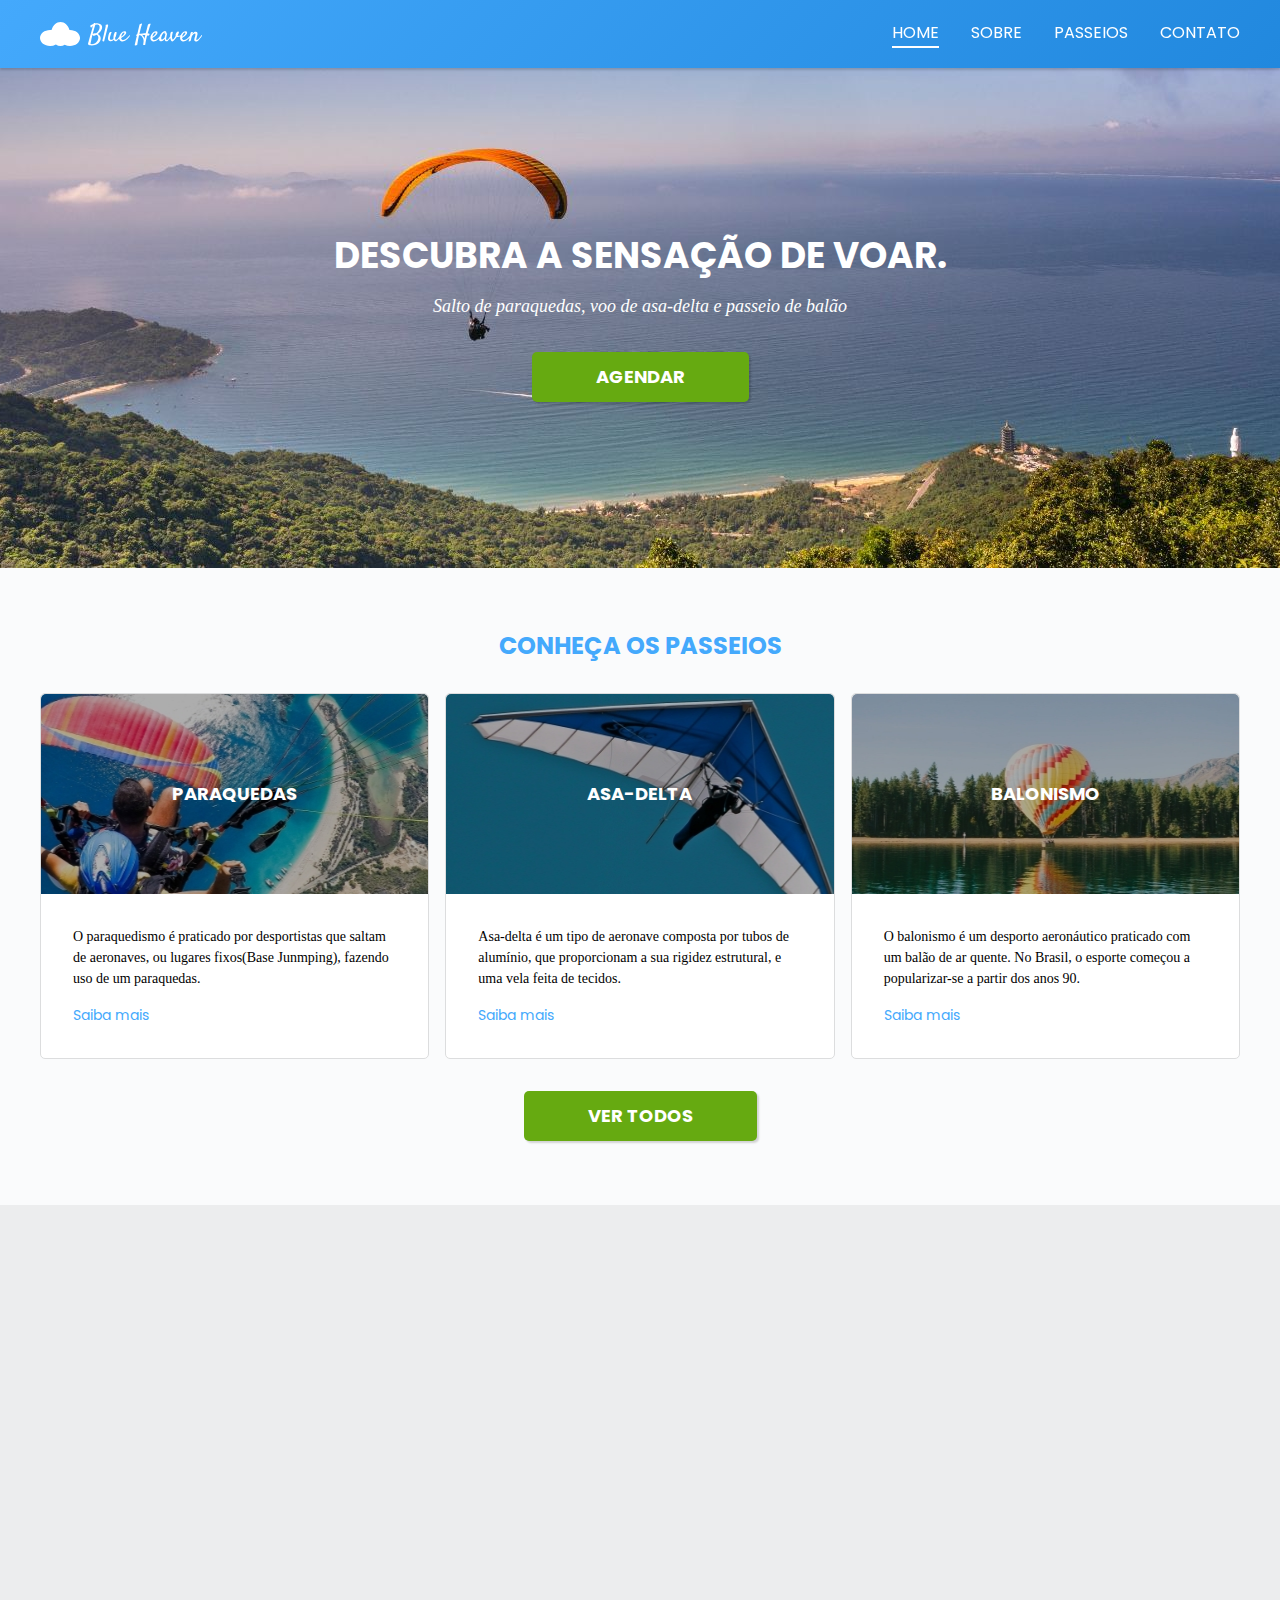
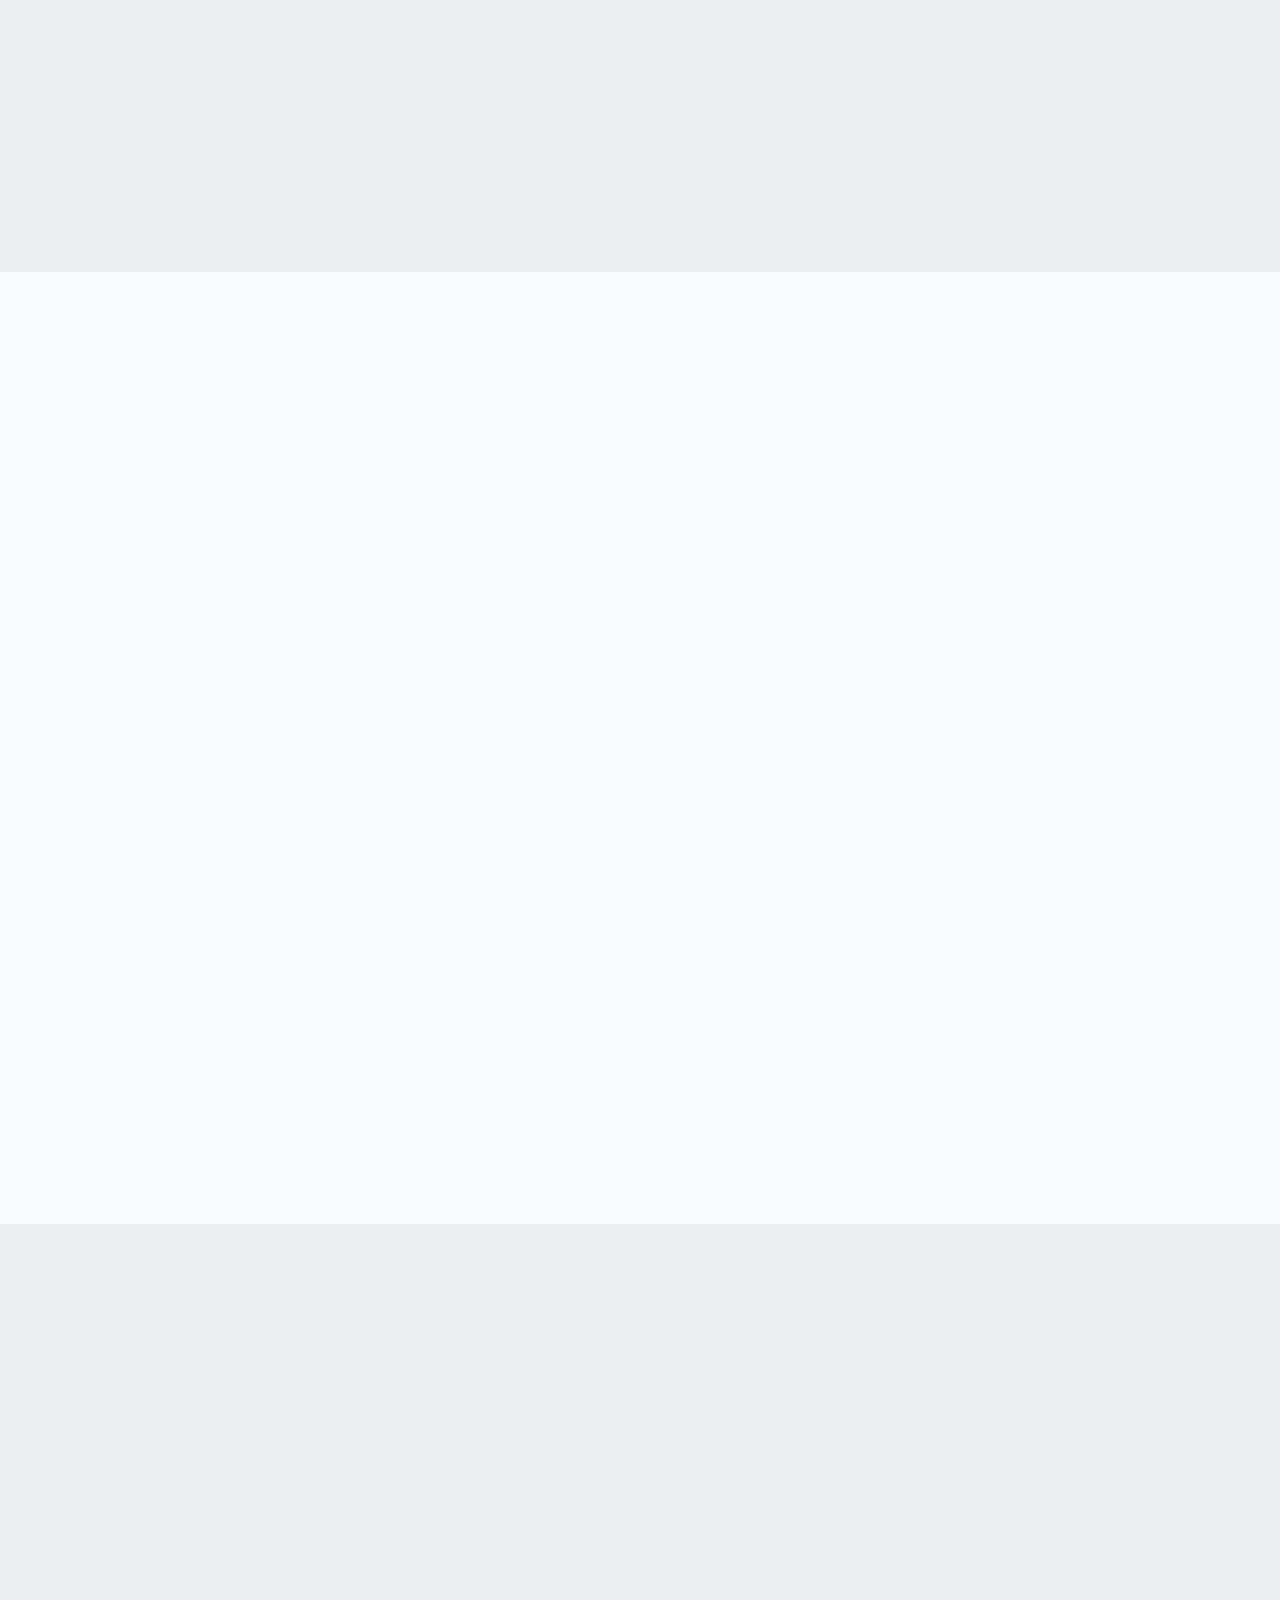
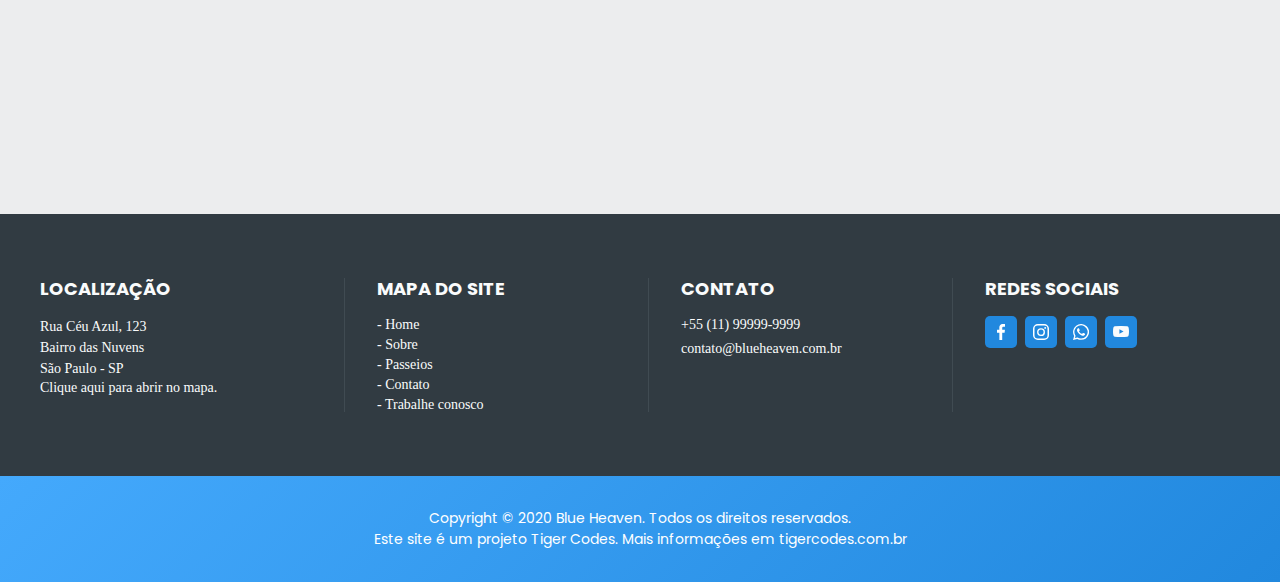
<file: index.html>
<!DOCTYPE html>
<html lang="pt-br">
  <head>
    <meta charset="UTF-8" />
    <meta http-equiv="X-UA-Compatible" content="IE=edge" />
    <meta
      name="viewport"
      content="width=device-width, initial-scale=1.0, shrink-to-fit=no"
    />
    <link rel="preconnect" href="https://fonts.googleapis.com" />
    <link rel="preconnect" href="https://fonts.gstatic.com" crossorigin />
    <link
      href="https://fonts.googleapis.com/css2?family=Poppins:wght@400;700&family=Source+Code+Pro&display=swap"
      rel="stylesheet"
    />
    <title>Blue Haven</title>
    <link rel="stylesheet" type="text/css" href="css/reset.css" />
    <link rel="stylesheet" type="text/css" href="css/style.css" />
    <script>document.documentElement.classList.add("js")</script>
  </head>
  <body>
    <header class="header">
      <nav class="container header-container">
        <a href="./"><img src="img/blue-heaven.svg" alt="Blue Heaven" /></a>
        <button data-menu="hamburguer" aria-controls="menu">Menu</button>
        <ul data-menu="lista" id="menu">
          <li><a class="ativo" href="./">Home</a></li>
          <li><a href="sobre.html">Sobre</a></li>
          <li><a href="passeios.html">Passeios</a></li>
          <li><a href="contato.html">Contato</a></li>
        </ul>
      </nav>
    </header>
    <main class="main">
      <div class="container">
        <h1>Descubra a sensação de voar.</h1>
        <p>Salto de paraquedas, voo de asa-delta e passeio de balão</p>
        <a class="cta" href="contato.html">Agendar</a>
      </div>
    </main>
    <section class="passeios-home container" data-animate="scroll">
      <h1 class="titulo">Conheça os passeios</h1>
      <ul class="passeios-home-lista">
        <li>
          <h2>Paraquedas</h2>
          <p>
            O paraquedismo é praticado por desportistas que saltam de aeronaves,
            ou lugares fixos(Base Junmping), fazendo uso de um paraquedas.
            <a href="passeios.html">Saiba mais</a>
          </p>
        </li>
        <li>
          <h2>Asa-Delta</h2>
          <p>
            Asa-delta é um tipo de aeronave composta por tubos de alumínio, que
            proporcionam a sua rigidez estrutural, e uma vela feita de tecidos.
            <a href="passeios.html">Saiba mais</a>
          </p>
        </li>
        <li>
          <h2>Balonismo</h2>
          <p>
            O balonismo é um desporto aeronáutico praticado com um balão de ar
            quente. No Brasil, o esporte começou a popularizar-se a partir dos
            anos 90.
            <a href="passeios.html">Saiba mais</a>
          </p>
        </li>
      </ul>
      <a class="cta" href="passeios.html">Ver todos</a>
    </section>
    <section class="depoimentos-home">
      <div class="container" data-animate="scroll">
        <h1 class="titulo">Depoimentos dos clientes</h1>
        <ul class="depoimentos-lista">
          <li>
            <img src="img/icon.svg" alt="Icon" />
            <div>
              <h2>Vicente Mattos</h2>
              <q>
                "Curti muito poder saltar de paraquedas pela primeira vez, foi
                uma experiência incrivel"
              </q>
            </div>
          </li>
          <li>
            <img src="img/icon.svg" alt="Icon" />
            <div>
              <h2>Maria Fernanda</h2>
              <q>
                "Eu nunca vou esquecer essa sensação de estar la nas alturas!
                Não é nada do jeito como eu imaginava, é mil vezes melhor. Uma
                sensação de liberdade sem igual"
              </q>
            </div>
          </li>
          <li>
            <img src="img/icon.svg" alt="Icon" />
            <div>
              <h2>Gabriel Nascimento</h2>
              <q>
                "Sem palavras para descrever como foi o passeio de asa-delta com
                a Blue Heaven. No começo eu estava um pouco ansioso mas depois
                fui aproveitando cada momento lá em cima. Incrível."
              </q>
            </div>
          </li>
          <li>
            <img src="img/icon.svg" alt="Icon" />
            <div>
              <h2>Lucas Lemos</h2>
              <q>
                "Os instrutores da Blue Heaven são fantásticos. Tive a
                oportunidade de ir em tudo, nas duas primeiras vezes fui de
                paraquedas e de asa-delta e depois levei meu filho no balão."
              </q>
            </div>
          </li>
        </ul>
        <a class="cta" href="sobre.html">Saiba mais</a>
      </div>
    </section>
    <section class="galeria-home container" data-animate="scroll">
      <h1 class="titulo">Galeria de fotos</h1>
      <ul class="galeria-lista">
        <li><img src="img/paraquedas.jpg" alt="Paraquedas" /></li>
        <li><img src="img/balonismo.jpg" alt="Balonismo" /></li>
        <li><img src="img/salto-duplo.jpg" alt="Salto duplo" /></li>
        <li><img src="img/asa-delta.jpg" alt="Asa-delta" /></li>
      </ul>
      <a class="cta" href="passeios.html">Ver mais</a>
    </section>
    <section class="sobre-home">
      <div class="container" data-animate="scroll">
        <h1 class="titulo">Sobre a empresa</h1>
        <div class="sobre-container">
          <img src="img/blue-heaven-logo.svg" alt="Blue Heaven" />
          <p>
            A Blue Heaven surgiu de um dos mais antigos sonhos da humanidade: o
            de poder voar. Ainda que não tivéssemos asas, nós queríamos usar a
            nossa imaginação e criatividade para juntos poder construir
            equipamentos seguros que possibilitassem tornar o sonho de se
            aventurar pelo céu, uma realidade. E foi isso o que fizemos.
          </p>
        </div>
        <blockquote class="sobre-quote">
          "Gosto de pensar que somos um grupo de sonhadores e que, para nós, nem
          mesmo o céu é o limite."
          <cite class="sobre-cite">- Fundador da Blue Heaven</cite>
        </blockquote>
        <a class="cta" href="sobre.html">Sobre</a>
      </div>
    </section>
    <footer class="footer">
      <div class="container" >
        <ul class="footer-container">
          <li>
            <h2>Localização</h2>
            <p>Rua Céu Azul, 123<br /> Bairro das Nuvens<br /> São Paulo - SP</p>
            <a href="#">Clique aqui para abrir no mapa.</a>
          </li>
          <li>
            <h2>Mapa do site</h2>
            <ul class="mapa-do-site">
              <li><a href="./">- Home</a></li>
              <li><a href="sobre.html">- Sobre</a></li>
              <li><a href="passeios.html">- Passeios</a></li>
              <li><a href="contato.html">- Contato</a></li>
              <li><a href="trabalhe-conosco.html">- Trabalhe conosco</a></li>
            </ul>
          </li>
          <li>
            <h2>Contato</h2>
            <ul class="footer-contato">
              <li><a href="tel:+55999999999">+55 (11) 99999-9999</a></li>
              <li>
                <a href="mailto:contato@blueheaven.com.br"
                  >contato@blueheaven.com.br</a
                >
              </li>
            </ul>
          </li>
          <li>
            <h2>Redes sociais</h2>
            <ul class="redes-sociais">
              <li>
                <a href="https://www.facebook.com" target="_blank"
                  ><img src="img/facebook.svg" alt="falcebook Blue Heaven"
                /></a>
              </li>
              <li>
                <a href="https://www.instagram.com" target="_blank"
                  ><img src="img/instagram.svg" alt="Instagram Blue Heaven"
                /></a>
              </li>
              <li>
                <a href="https://www.whatsapp.com" target="_blank"
                  ><img src="img/whatsapp.svg" alt="whatsapp Blue Heaven"
                /></a>
              </li>
              <li>
                <a href="https://www.youtube.com" target="_blank"
                  ><img src="img/youtube.svg" alt="Youtube Blue Haven"
                /></a>
              </li>
            </ul>
          </li>
        </ul>
      </div>
      <div class="copyright">
        <p>Copyright © 2020 Blue Heaven. Todos os direitos reservados.</p>
        <p>
          Este site é um projeto Tiger Codes. Mais informações em
          tigercodes.com.br
        </p>
      </div>
    </footer>
     <script src="./js/script.js" type="module"></script>
  </body>
</html>
</file>
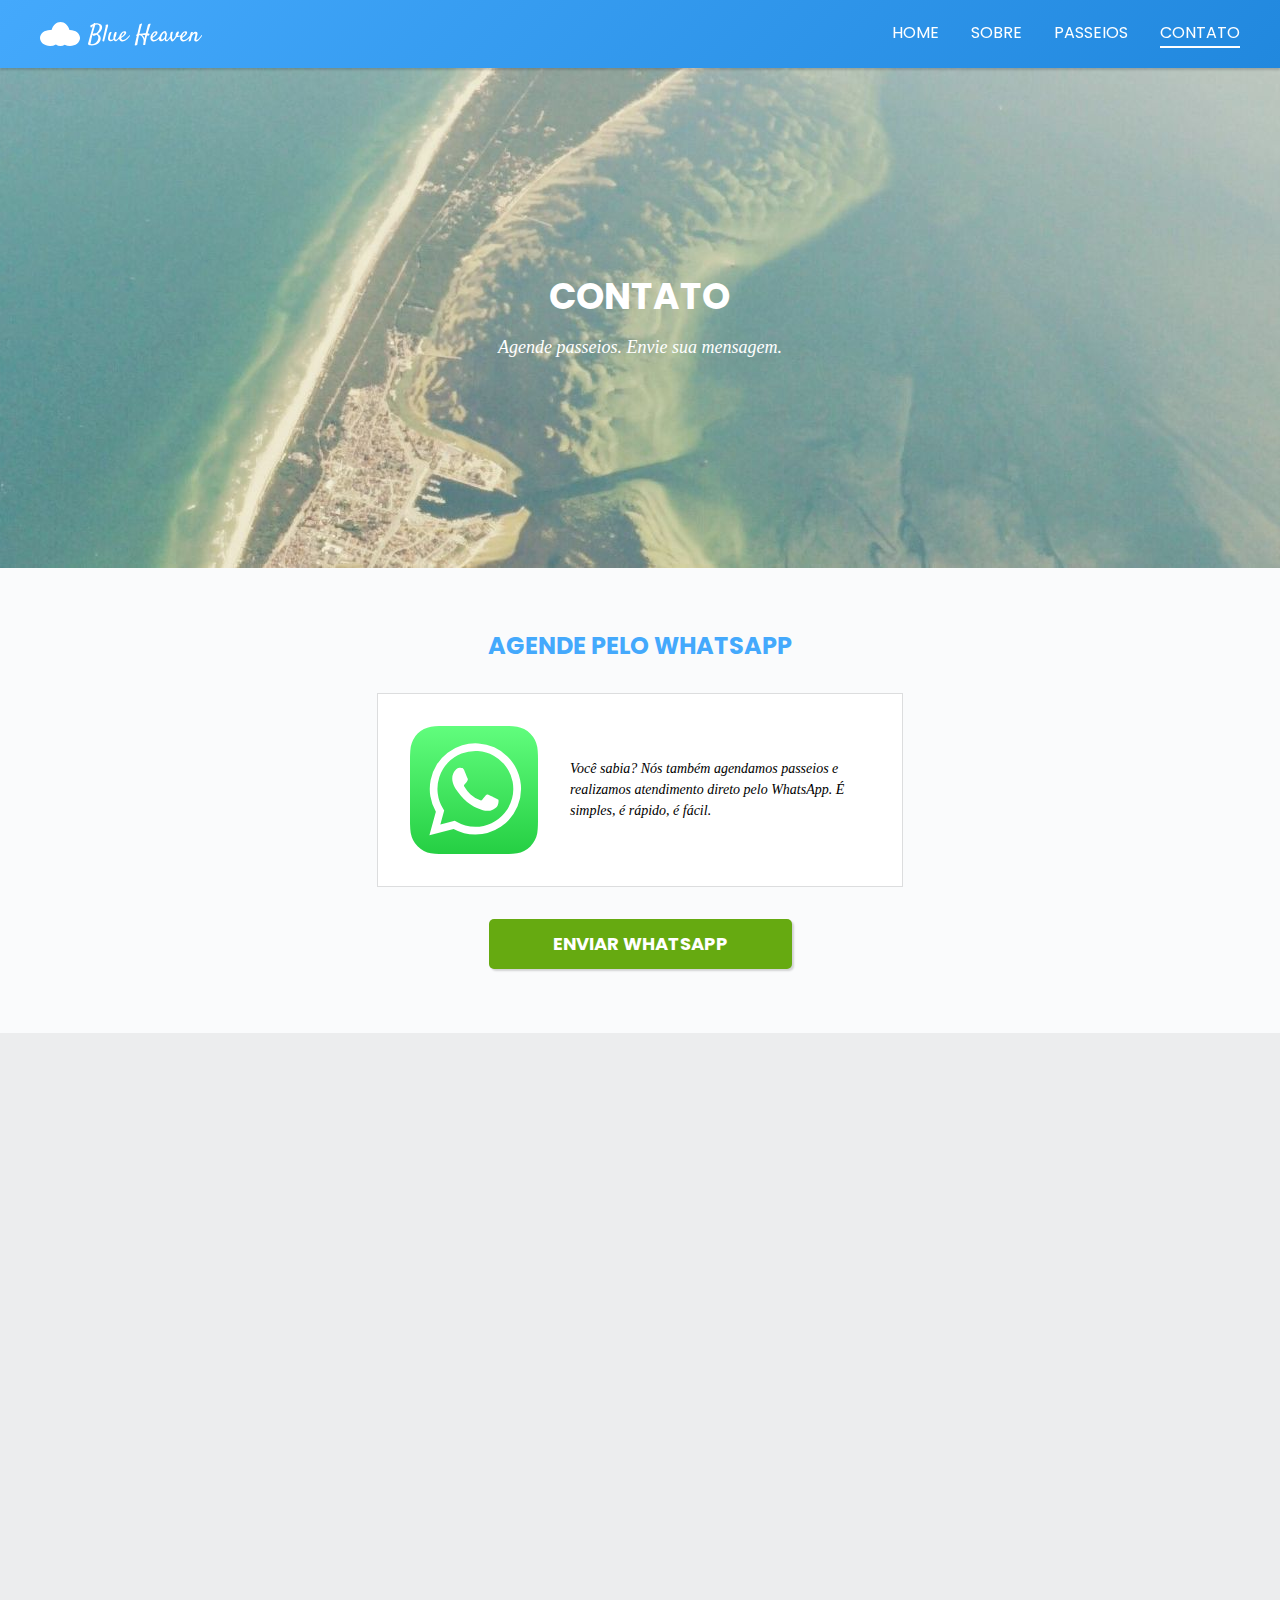
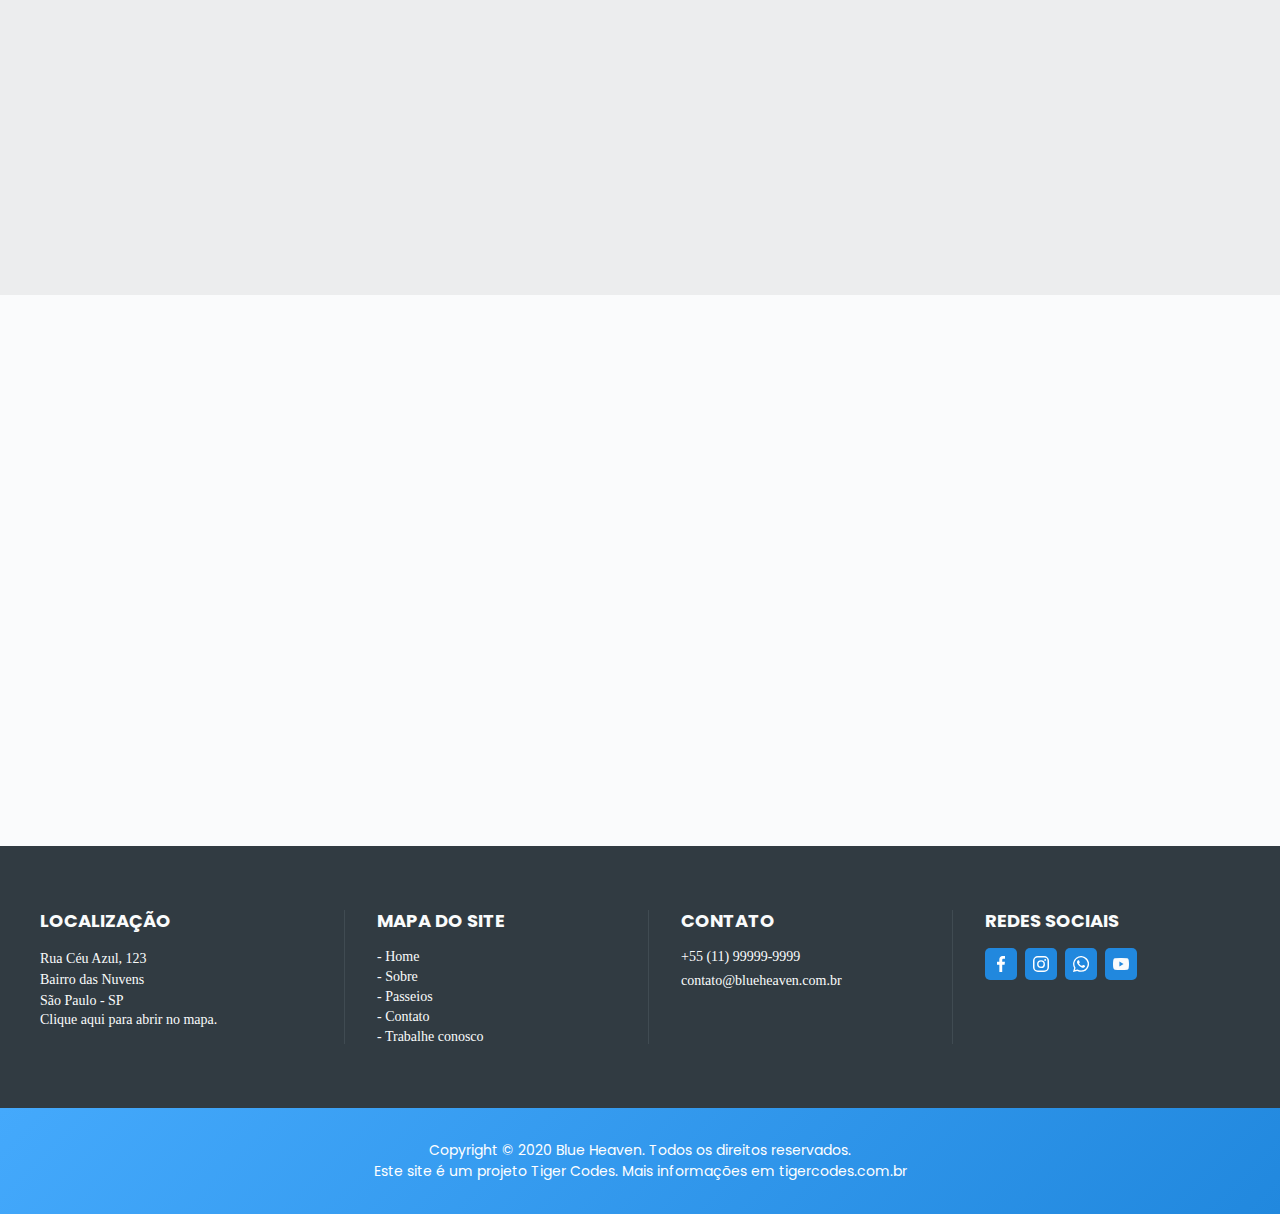
<file: contato.html>
<!DOCTYPE html>
<html lang="pt-br">
  <head>
    <meta charset="UTF-8" />
    <meta http-equiv="X-UA-Compatible" content="IE=edge" />
    <meta
      name="viewport"
      content="width=device-width, initial-scale=1.0, shrink-to-fit=no"
    />
    <link rel="preconnect" href="https://fonts.googleapis.com" />
    <link rel="preconnect" href="https://fonts.gstatic.com" crossorigin />
    <link
      href="https://fonts.googleapis.com/css2?family=Poppins:wght@400;700&family=Source+Code+Pro&display=swap"
      rel="stylesheet"
    />
    <title>Blue Haven | Contato</title>
    <link rel="stylesheet" type="text/css" href="css/reset.css" />
    <link rel="stylesheet" type="text/css" href="css/style.css" />
    <script>document.documentElement.classList.add("js")</script>
  </head>
  <body>
    <header class="header">
      <nav class="container header-container">
        <a href="./"><img src="img/blue-heaven.svg" alt="Blue Heaven" /></a>
        <button data-menu="hamburguer" aria-controls="menu">Menu</button>
        <ul data-menu="lista" id="menu">
          <li><a href="./">Home</a></li>
          <li><a href="sobre.html">Sobre</a></li>
          <li><a href="passeios.html">Passeios</a></li>
          <li><a class="ativo" href="contato.html">Contato</a></li>
        </ul>
      </nav>
    </header>
    <section class="main contato">
      <div class="container">
        <h1>Contato</h1>
        <p>Agende passeios. Envie sua mensagem.</p>
      </div>
    </section>
    <section class="container wpp" data-animate="scroll">
      <h1 class="titulo">Agende pelo Whatsapp</h1>
      <div class="wpp-box">
        <img src="/img/whatsapp-logo.svg" alt="Whatsapp BLue Haven" />
        <p>
          Você sabia? Nós também agendamos passeios e realizamos atendimento
          direto pelo WhatsApp. É simples, é rápido, é fácil.
        </p>
      </div>
      <a class="cta" href="" target="_blank">Enviar Whatsapp</a>
    </section>
    <section class="atendimento">
      <div class="container" data-animate="scroll">
        <h1 class="titulo">Atendimento personalizado</h1>
        <div class="atendimento-container">
          <form class="form formjs">
            <label for="nome">Nome</label>
            <input type="text" name="nome" id="nome" />

            <label for="email">E-mail</label>
            <input type="email" name="email" id="email" />
            <label for="passeios">Passeios</label>
            <div class="select">
              <select name="passeios" id="passeios">
                <option value="" disabled selected hidden></option>
                <option value="paraquedas">Paraquedas</option>
                <option value="asa-delta">Asa-delta</option>
                <option value="balonismo">Balonismo</option>
              </select>
            </div>
            <label for="mensagem">Mensagem</label>
            <textarea name="mensagem" id="mensagem"></textarea>
            <button class="cta" type="submit" id="enviar">Enviar</button>
          </form>
          <div class="dados">
            <h2>Fale com a gente</h2>
            <ul>
              <li>
                <a href="tel:+5511999999999">+55 (11) 99999-9999</a>
              </li>
              <li>
                <a href="mailto:contato@blueheaven.com"
                  >contato@blueheaven.com</a
                >
              </li>
            </ul>
            <h2>Siga-nos nas redes sociais</h2>
            <ul>
              <li>
                <a href="https://www.facebook.com" target="_blank"
                  >Facebook.com</a
                >
              </li>
              <li>
                <a href="https://www.instagram.com" target="_blank"
                  >Instagram.com</a
                >
              </li>
              <li>
                <a href="https://www.youtube.com" target="_blank"
                  >Youtube.com</a
                >
              </li>
            </ul>
            <h2>Faça uma visita</h2>
            <p>
              Rua Céu Azul, 123<br />
              Bairro das Nuvens - São Paulo - SP<br />
              CEP 12345-678
            </p>
            <h2>Sobre nós</h2>
            <p>
              A Blue Heaven surgiu de um dos mais antigos sonhos da humanidade:
              o de poder voar. Ainda que não tivéssemos asas, nós queríamos usar
              a nossa imaginação e criatividade para juntos poder construir
              equipamentos seguros que possibilitassem tornar o sonho de se
              aventurar pelo céu, uma realidade. E foi isso o que fizemos.
            </p>
          </div>
        </div>
      </div>
    </section>
    <section class="container mapa" data-animate="scroll">
      <h1 class="titulo">Visualizar no mapa</h1>
      <p>Clique sobre o mapa para abrir no aplicativo Google Maps</p>
      <a href="https://www.google.com" target="_blank"
        ><img src="img/mapa.jpg" alt="Mapa Blue Heaven"
      /></a>
    </section>
    <footer class="footer">
      <div class="container">
        <ul class="footer-container">
          <li>
            <h2>Localização</h2>
            <p>
              Rua Céu Azul, 123<br />
              Bairro das Nuvens<br />
              São Paulo - SP
            </p>
            <a href="#">Clique aqui para abrir no mapa.</a>
          </li>
          <li>
            <h2>Mapa do site</h2>
            <ul class="mapa-do-site">
              <li><a href="./">- Home</a></li>
              <li><a href="sobre.html">- Sobre</a></li>
              <li><a href="passeios.html">- Passeios</a></li>
              <li><a href="contato.html">- Contato</a></li>
              <li><a href="trabalhe-conosco.html">- Trabalhe conosco</a></li>
            </ul>
          </li>
          <li>
            <h2>Contato</h2>
            <ul class="footer-contato">
              <li><a href="tel:+55999999999">+55 (11) 99999-9999</a></li>
              <li>
                <a href="mailto:contato@blueheaven.com.br"
                  >contato@blueheaven.com.br</a
                >
              </li>
            </ul>
          </li>
          <li>
            <h2>Redes sociais</h2>
            <ul class="redes-sociais">
              <li>
                <a href="https://www.facebook.com" target="_blank"
                  ><img src="img/facebook.svg" alt="falcebook Blue Heaven"
                /></a>
              </li>
              <li>
                <a href="https://www.instagram.com" target="_blank"
                  ><img src="img/instagram.svg" alt="Instagram Blue Heaven"
                /></a>
              </li>
              <li>
                <a href="https://www.whatsapp.com" target="_blank"
                  ><img src="img/whatsapp.svg" alt="whatsapp Blue Heaven"
                /></a>
              </li>
              <li>
                <a href="https://www.youtube.com" target="_blank"
                  ><img src="img/youtube.svg" alt="Youtube Blue Haven"
                /></a>
              </li>
            </ul>
          </li>
        </ul>
      </div>
      <div class="copyright">
        <p>Copyright © 2020 Blue Heaven. Todos os direitos reservados.</p>
        <p>
          Este site é um projeto Tiger Codes. Mais informações em
          tigercodes.com.br
        </p>
      </div>
    </footer>
    <script src="./js/script.js" type="module"></script>
  </body>
</html>
</file>
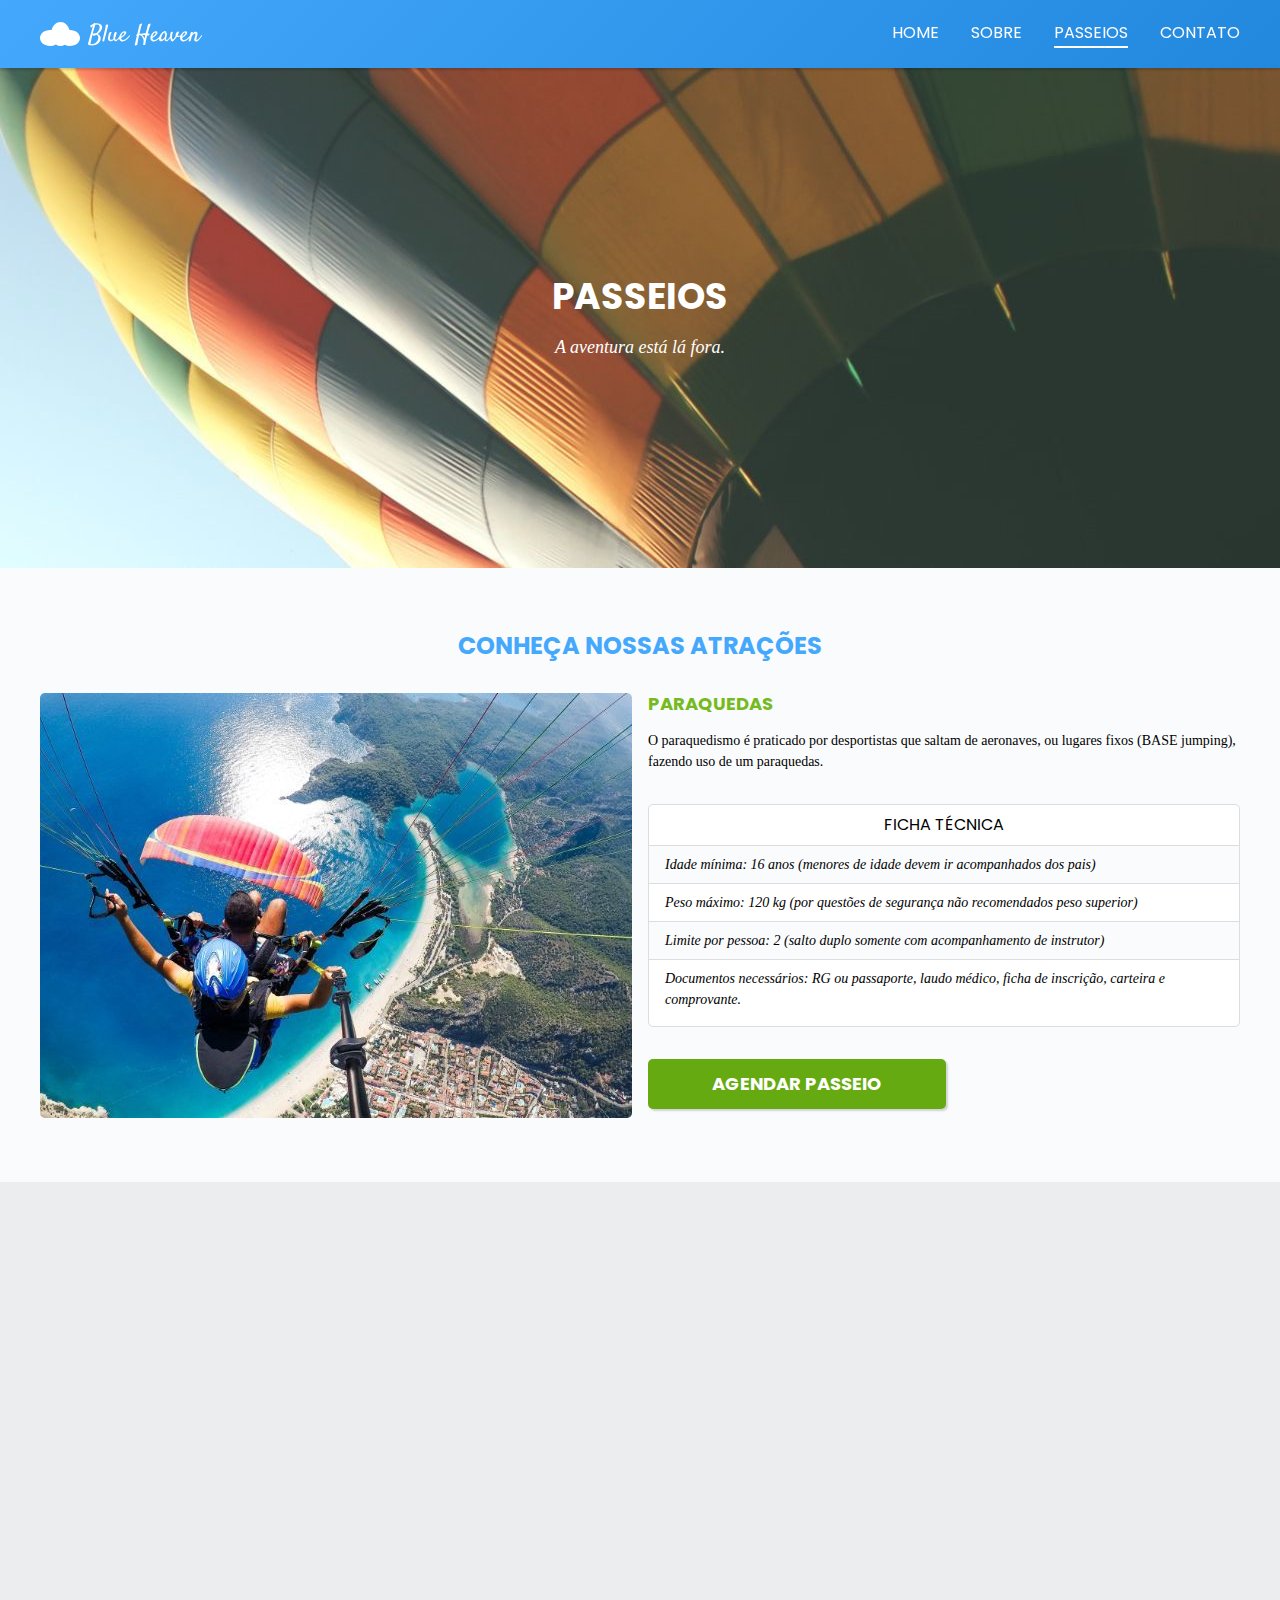
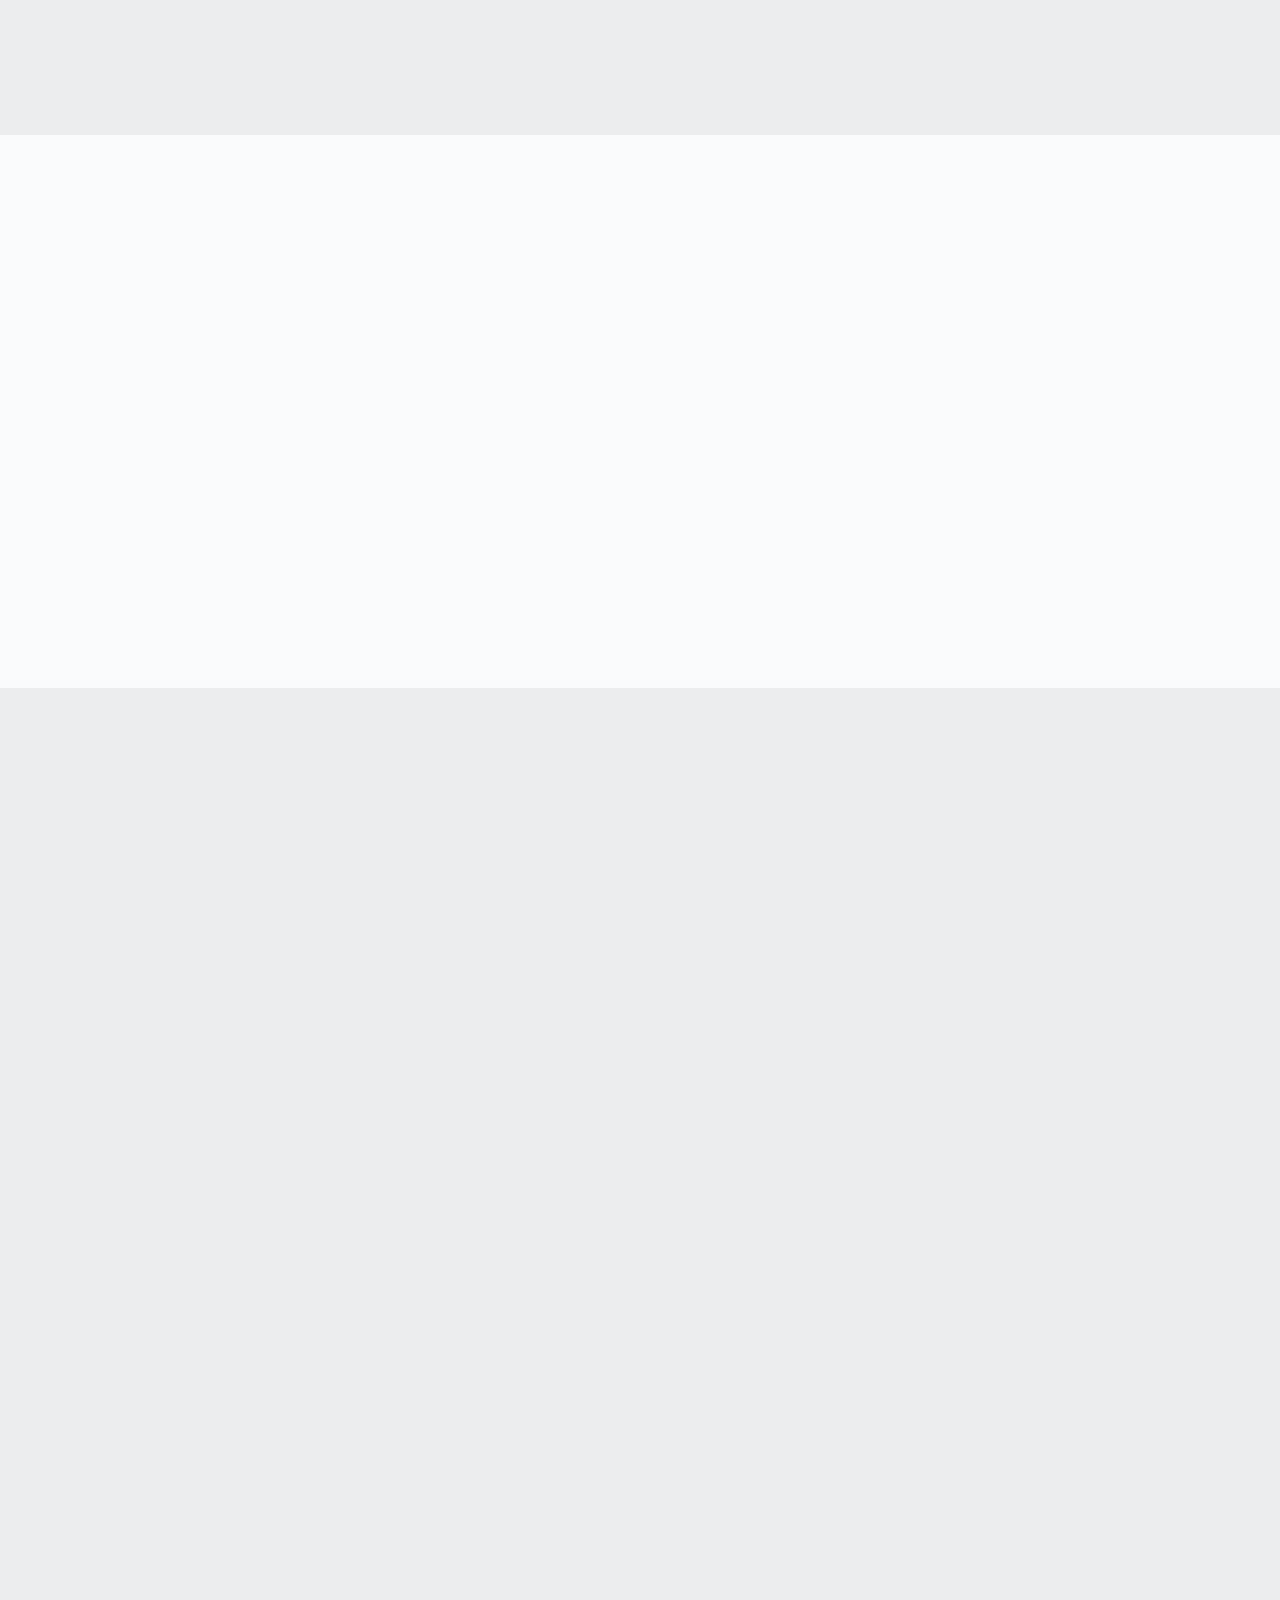
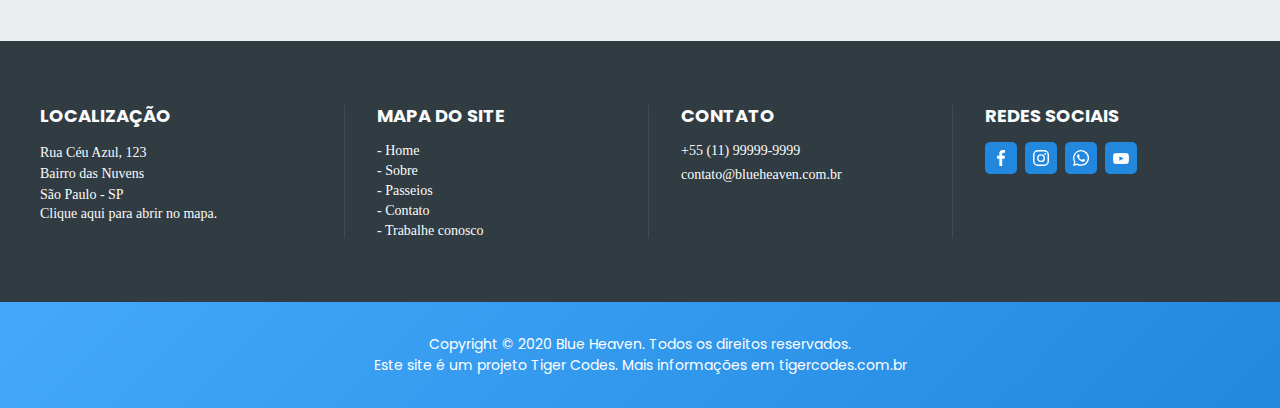
<file: passeios.html>
<!DOCTYPE html>
<html lang="pt-br">
  <head>
    <meta charset="UTF-8" />
    <meta http-equiv="X-UA-Compatible" content="IE=edge" />
    <meta
      name="viewport"
      content="width=device-width, initial-scale=1.0, shrink-to-fit=no"
    />
    <link rel="preconnect" href="https://fonts.googleapis.com" />
    <link rel="preconnect" href="https://fonts.gstatic.com" crossorigin />
    <link
      href="https://fonts.googleapis.com/css2?family=Poppins:wght@400;700&family=Source+Code+Pro&display=swap"
      rel="stylesheet"
    />
    <title>Blue Haven | Passeios</title>
    <link rel="stylesheet" type="text/css" href="css/reset.css" />
    <link rel="stylesheet" type="text/css" href="css/style.css" />
    <script>document.documentElement.classList.add("js")</script>
  </head>
  <body>
    <header class="header">
      <nav class="container header-container">
        <a href="./"><img src="img/blue-heaven.svg" alt="Blue Heaven" /></a>
        <button data-menu="hamburguer" aria-controls="menu">Menu</button>
        <ul data-menu="lista" id="menu">
          <li><a href="./">Home</a></li>
          <li><a href="sobre.html">Sobre</a></li>
          <li><a class="ativo" href="passeios.html">Passeios</a></li>
          <li><a href="contato.html">Contato</a></li>
        </ul>
      </nav>
    </header>
    <section class="main passeios">
      <div class="container">
        <h1>Passeios</h1>
        <p>A aventura está lá fora.</p>
      </div>
    </section>
    <section class="container" data-animate="scroll">
      <h1 class="titulo">Conheça nossas atrações</h1>
      <div class="passeios-container">
        <img src="img/paraquedas-passeios.jpg" alt="Paraquedas" />
        <div class="info">
          <h2>Paraquedas</h2>
          <p>
            O paraquedismo é praticado por desportistas que saltam de aeronaves,
            ou lugares fixos (BASE jumping), fazendo uso de um paraquedas.
          </p>

          <ul>
            <li>Ficha técnica</li>
            <li>
              Idade mínima: 16 anos (menores de idade devem ir acompanhados dos
              pais)
            </li>
            <li>
              Peso máximo: 120 kg (por questões de segurança não recomendados
              peso superior)
            </li>
            <li>
              Limite por pessoa: 2 (salto duplo somente com acompanhamento de
              instrutor)
            </li>
            <li>
              Documentos necessários: RG ou passaporte, laudo médico, ficha de
              inscrição, carteira e comprovante.
            </li>
          </ul>
          <a class="cta" href="contato.html">Agendar passeio</a>
        </div>
      </div>
    </section>
    <section class="asa-delta">
      <div class="container passeios-container" data-animate="scroll">
        <img src="img/asa-delta-passeios.jpg" alt="Asa-Delta" />
        <div class="info">
          <h2>Asa-Delta</h2>
          <p>
            Asa-delta é um tipo de aeronave composta por tubos de alumínio, que
            proporcionam a sua rigidez estrutural, e uma vela feita de tecidos.
          </p>

          <ul>
            <li>Ficha técnica</li>
            <li>
              Idade mínima: 16 anos (menores de idade devem ir acompanhados dos
              pais)
            </li>
            <li>
              Peso máximo: 110 kg (por questões de segurança não recomendados
              peso superior)
            </li>
            <li>
              Limite por pessoa: 2 (acompanhado de instrutor ou pessoa
              experiente)
            </li>
            <li>
              Documentos necessários: RG ou passaporte, laudo médico, ficha de
              inscrição, carteira e comprovante.
            </li>
          </ul>
          <a class="cta" href="contato.html">Agendar passeio</a>
        </div>
      </div>
    </section>

    <section class="container passeios-container" data-animate="scroll">
      <img src="img/balonismo-passeios.jpg" alt="Paraquedas" />
      <div class="info">
        <h2>Balonismo</h2>
        <p>
          O balonismo é um desporto aeronáutico praticado com um balão de ar
          quente. No Brasil, o esporte começou a popularizar-se a partir dos
          anos 90.
        </p>

        <ul>
          <li>Ficha técnica</li>
          <li>
            Idade mínima: 7 anos (menores de idade devem ir acompanhados dos
            pais)
          </li>
          <li>
            Peso máximo: 86 kg (peso individual caso atinja o limite máximo de
            pessoas)
          </li>
          <li>Limite por pessoa: 13 (incluindo o piloto do balão)</li>
          <li>
            Documentos necessários: RG ou passaporte, laudo médico, ficha de
            inscrição, carteira e comprovante.
          </li>
        </ul>
        <a class="cta" href="contato.html">Agendar passeio</a>
      </div>
    </section>
    <section class="galeria">
      <div class="container" data-animate="scroll">
      <h1 class="titulo">Galeria de fotos</h1>
      <ul class="galeria-lista">
        <li><img src="img/paraquedas.jpg" alt="Paraquedas" /></li>
        <li><img src="img/balonismo.jpg" alt="Balonismo" /></li>
        <li><img src="img/salto-duplo.jpg" alt="Salto duplo" /></li>
        <li><img src="img/asa-delta.jpg" alt="Asa-delta" /></li>
      </ul>
      <a class="cta" href="https://www.instagram.com" target="_blank">Ver no Instagram</a>
    </div>
    </section>
    <footer class="footer">
      <div class="container">
        <ul class="footer-container">
          <li>
            <h2>Localização</h2>
            <p>
              Rua Céu Azul, 123<br />
              Bairro das Nuvens<br />
              São Paulo - SP
            </p>
            <a href="#">Clique aqui para abrir no mapa.</a>
          </li>
          <li>
            <h2>Mapa do site</h2>
            <ul class="mapa-do-site">
              <li><a href="./">- Home</a></li>
              <li><a href="sobre.html">- Sobre</a></li>
              <li><a href="passeios.html">- Passeios</a></li>
              <li><a href="contato.html">- Contato</a></li>
              <li><a href="trabalhe-conosco.html">- Trabalhe conosco</a></li>
            </ul>
          </li>
          <li>
            <h2>Contato</h2>
            <ul class="footer-contato">
              <li><a href="tel:+55999999999">+55 (11) 99999-9999</a></li>
              <li>
                <a href="mailto:contato@blueheaven.com.br"
                  >contato@blueheaven.com.br</a
                >
              </li>
            </ul>
          </li>
          <li>
            <h2>Redes sociais</h2>
            <ul class="redes-sociais">
              <li>
                <a href="https://www.facebook.com" target="_blank"
                  ><img src="img/facebook.svg" alt="falcebook Blue Heaven"
                /></a>
              </li>
              <li>
                <a href="https://www.instagram.com" target="_blank"
                  ><img src="img/instagram.svg" alt="Instagram Blue Heaven"
                /></a>
              </li>
              <li>
                <a href="https://www.whatsapp.com" target="_blank"
                  ><img src="img/whatsapp.svg" alt="whatsapp Blue Heaven"
                /></a>
              </li>
              <li>
                <a href="https://www.youtube.com" target="_blank"
                  ><img src="img/youtube.svg" alt="Youtube Blue Haven"
                /></a>
              </li>
            </ul>
          </li>
        </ul>
      </div>
      <div class="copyright">
        <p>Copyright © 2020 Blue Heaven. Todos os direitos reservados.</p>
        <p>
          Este site é um projeto Tiger Codes. Mais informações em
          tigercodes.com.br
        </p>
      </div>
    </footer>
    <script src="./js/script.js" type="module"></script>
  </body>
</html>
</file>
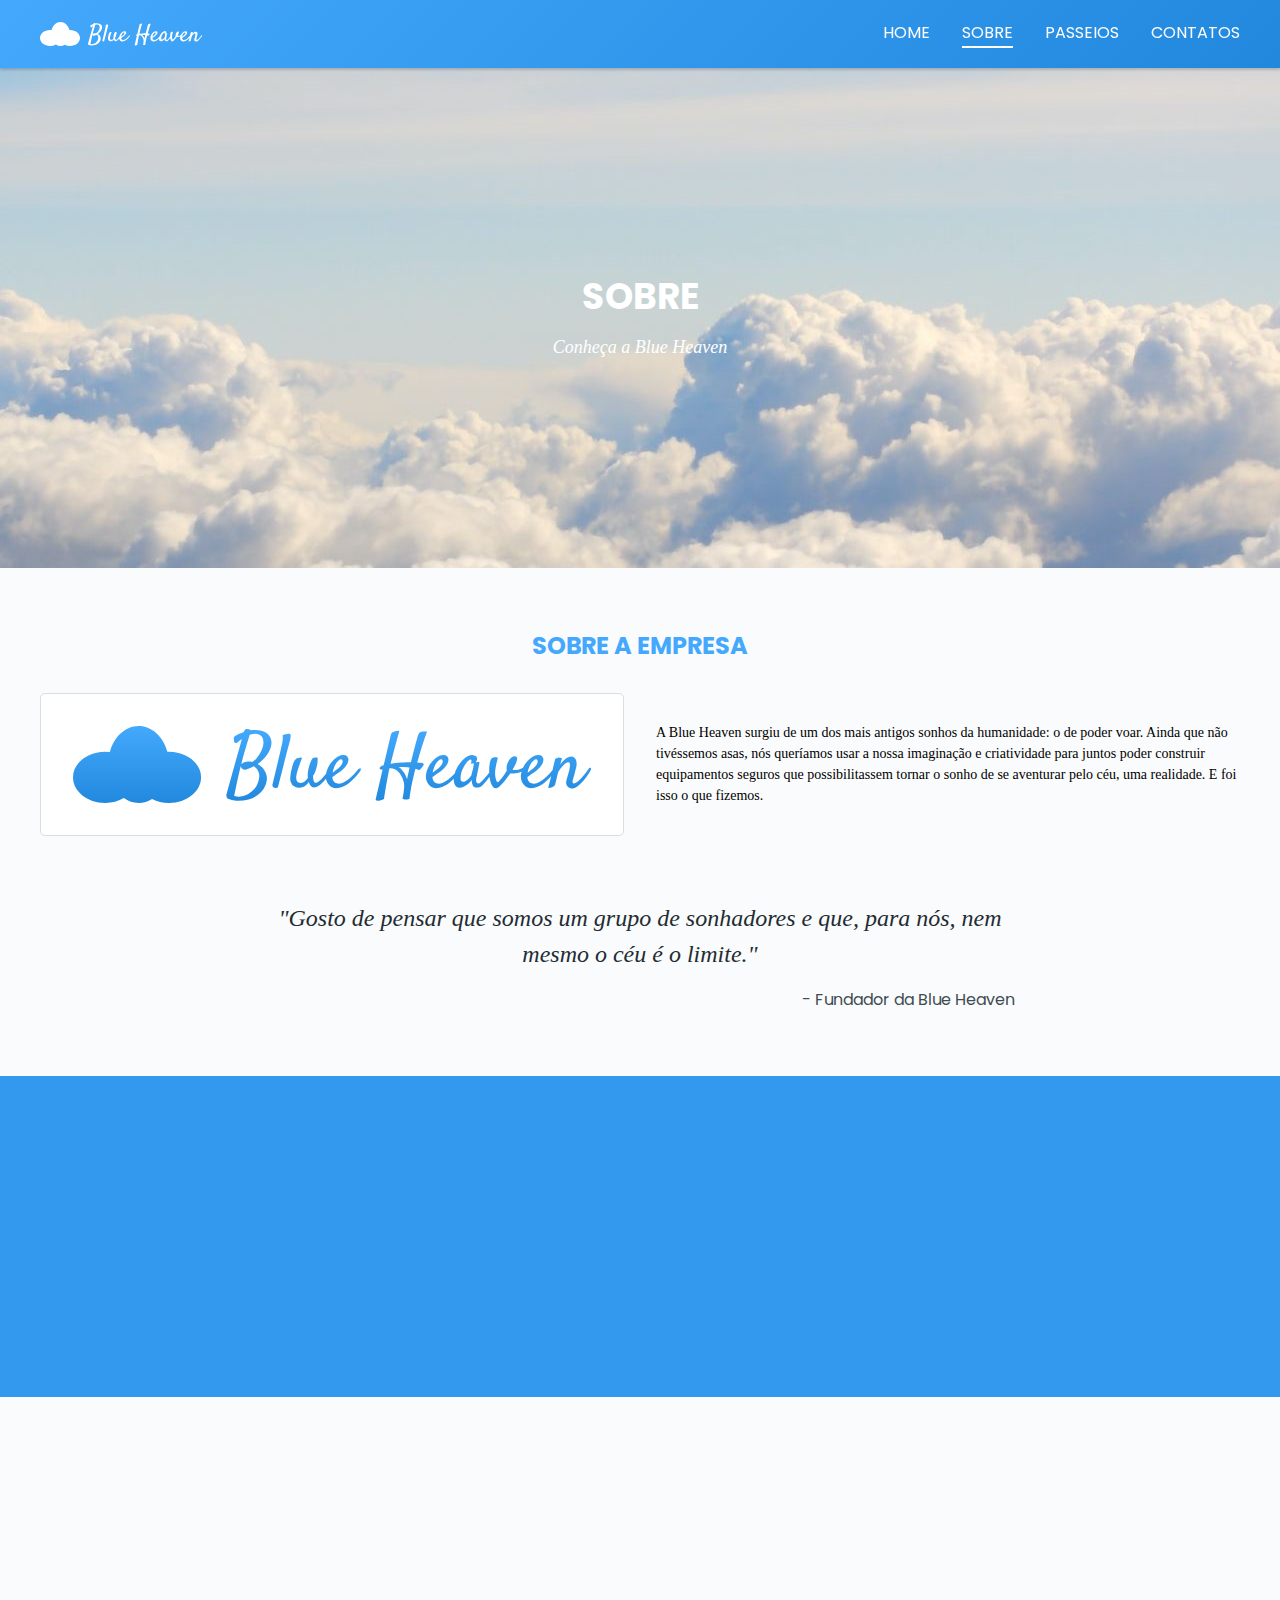
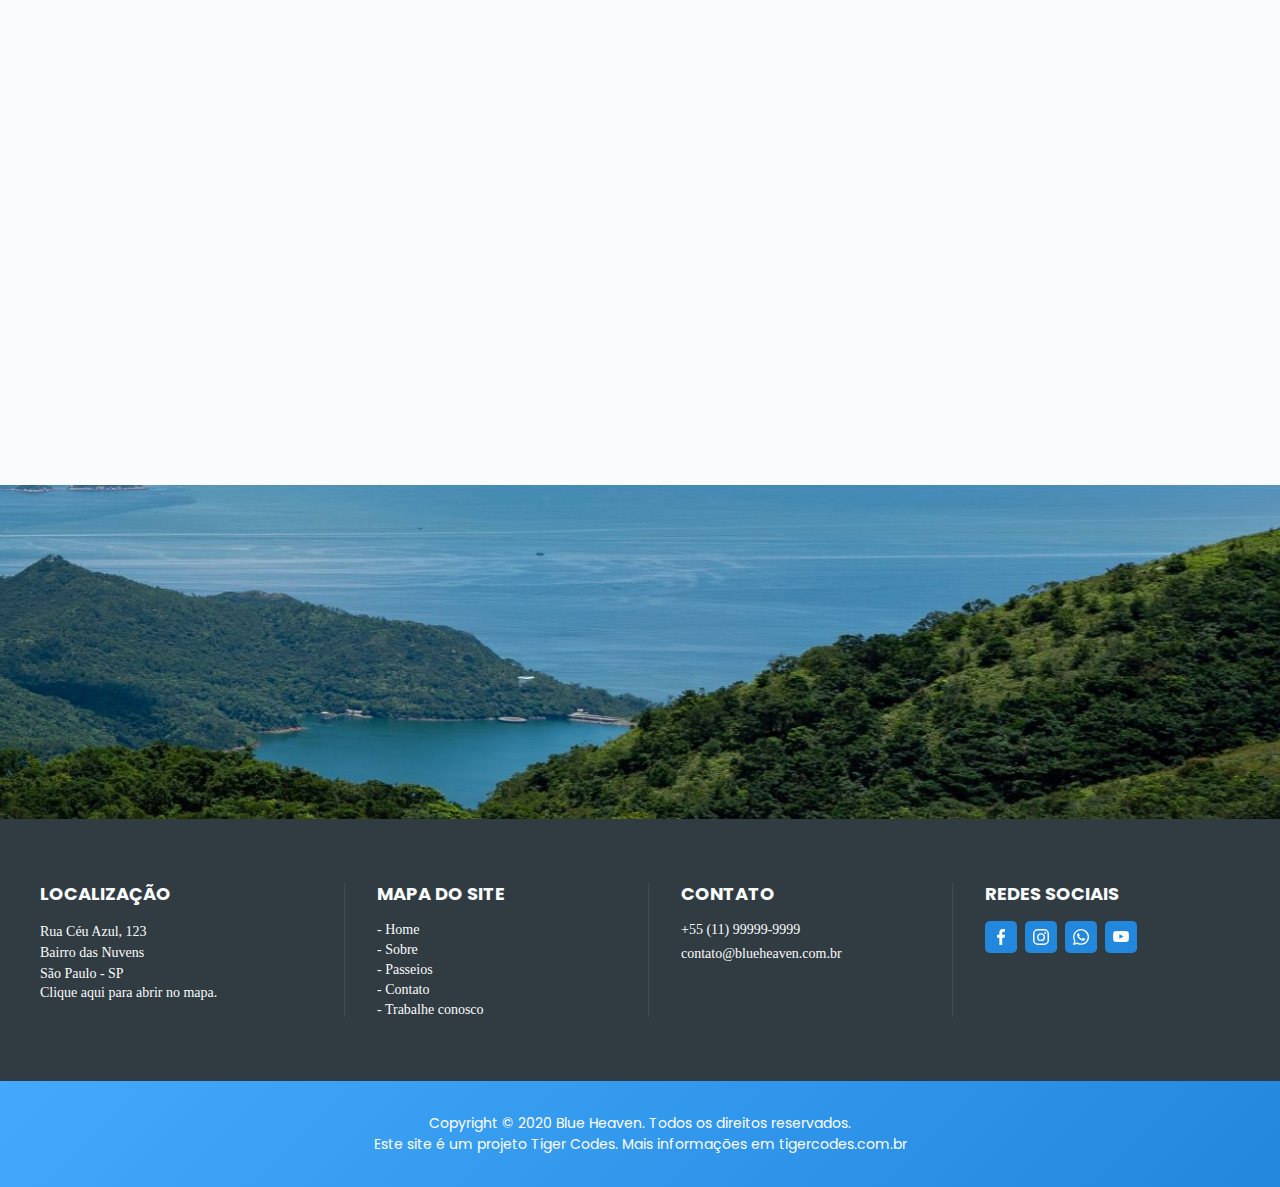
<file: sobre.html>
<!DOCTYPE html>
<html lang="pt-br">
  <head>
    <meta charset="UTF-8" />
    <meta http-equiv="X-UA-Compatible" content="IE=edge" />
    <meta
      name="viewport"
      content="width=device-width, initial-scale=1.0, shrink-to-fit=no"
    />
    <link rel="preconnect" href="https://fonts.googleapis.com" />
    <link rel="preconnect" href="https://fonts.gstatic.com" crossorigin />
    <link
      href="https://fonts.googleapis.com/css2?family=Poppins:wght@400;700&family=Source+Code+Pro&display=swap"
      rel="stylesheet"
    />
    <title>Blue Haven | Sobre</title>
    <link rel="stylesheet" type="text/css" href="css/reset.css" />
    <link rel="stylesheet" type="text/css" href="css/style.css" />
    <script>document.documentElement.classList.add("js")</script>
  </head>
  <body>
    <header class="header">
      <nav class="container header-container">
        <a href="./"><img src="img/blue-heaven.svg" alt="Blue Heaven" /></a>
        <button data-menu="hamburguer" aria-controls="menu">Menu</button>
        <ul data-menu="lista" id="menu">
          <li><a href="./">Home</a></li>
          <li><a class="ativo" href="sobre.html">Sobre</a></li>
          <li><a href="passeios.html">Passeios</a></li>
          <li><a href="contato.html">Contatos</a></li>
        </ul>
      </nav>
    </header>
    <section class="main sobre">
      <div class="container">
        <h1>Sobre</h1>
        <p>Conheça a Blue Heaven</p>
      </div>
    </section>
    <section class="container" data-animate="scroll">
      <h1 class="titulo">Sobre a empresa</h1>
      <div class="sobre-container">
        <img src="img/blue-heaven-logo.svg" alt="Blue Heaven" />
        <p>
          A Blue Heaven surgiu de um dos mais antigos sonhos da humanidade: o de
          poder voar. Ainda que não tivéssemos asas, nós queríamos usar a nossa
          imaginação e criatividade para juntos poder construir equipamentos
          seguros que possibilitassem tornar o sonho de se aventurar pelo céu,
          uma realidade. E foi isso o que fizemos.
        </p>
      </div>
        <blockquote class="sobre-quote">
          "Gosto de pensar que somos um grupo de sonhadores e que, para nós, nem
          mesmo o céu é o limite."
          <cite class="sobre-cite">- Fundador da Blue Heaven</cite>
        </blockquote>
      </div>
    </section>
    <section class="mvv">
<ul class="mvv-lista container" data-animate="scroll">
  <li>
    <h2>Missão</h2>
    <p>Proporcionar experiências inesquecíveis para as pessoas através dos esportes aéreos e inspirá-las a realizar seus mais altos sonhos.</p>
  </li>
  <li>
    <h2>Visão</h2>
    <p>Se tornar a maior referência na prática dos esportes aéreos de paraquedas, asa-delta e balonismo no Brasil e no mundo.</p>
  </li>
  <li>
    <h2>Valores</h2>
    <p>Liberdade, Inovação, Segurança, Integridade, Respeito à Vida, Respeito ao Meio Ambiente e Sustentabilidade.</p>
  </li>
</ul>
    </section>
    <section class="depoimentos">
      <div class="container" data-animate="scroll">
        <h1 class="titulo">Depoimentos dos clientes</h1>
        <ul class="depoimentos-lista">
          <li>
            <img src="img/icon.svg" alt="Icon" />
            <div>
              <h2>Vicente Mattos</h2>
              <q>
                "Curti muito poder saltar de paraquedas pela primeira vez, foi
                uma experiência incrivel"
              </q>
            </div>
          </li>
          <li>
            <img src="img/icon.svg" alt="Icon" />
            <div>
              <h2>Maria Fernanda</h2>
              <q>
                "Eu nunca vou esquecer essa sensação de estar la nas alturas!
                Não é nada do jeito como eu imaginava, é mil vezes melhor. Uma
                sensação de liberdade sem igual"
              </q>
            </div>
          </li>
          <li>
            <img src="img/icon.svg" alt="Icon" />
            <div>
              <h2>Gabriel Nascimento</h2>
              <q>
                "Sem palavras para descrever como foi o passeio de asa-delta com
                a Blue Heaven. No começo eu estava um pouco ansioso mas depois
                fui aproveitando cada momento lá em cima. Incrível."
              </q>
            </div>
          </li>
          <li>
            <img src="img/icon.svg" alt="Icon" />
            <div>
              <h2>Lucas Lemos</h2>
              <q>
                "Os instrutores da Blue Heaven são fantásticos. Tive a
                oportunidade de ir em tudo, nas duas primeiras vezes fui de
                paraquedas e de asa-delta e depois levei meu filho no balão."
              </q>
            </div>
          </li>
        </ul>
        <p>Ainda tem dúvidas sobre nós? Entre em contato.</p>
        <a class="cta" href="sobre.html">Saiba mais</a>
      </div>
    </section>
    <section class="agende">
      <div class="container" data-animate="scroll">
        <h2 class="titulo">Agende seu passeio</h2>
        <p>Está esperando o quê? Agende agora mesmo um passeio de sua preferência e tenha uma memória inesquecível na sua vida.</p>
        <a class="cta" href="contato.html">Agendar</a>
      </div>
    </section>
    <footer class="footer">
      <div class="container">
        <ul class="footer-container">
          <li>
            <h2>Localização</h2>
            <p>
              Rua Céu Azul, 123<br />
              Bairro das Nuvens<br />
              São Paulo - SP
            </p>
            <a href="#">Clique aqui para abrir no mapa.</a>
          </li>
          <li>
            <h2>Mapa do site</h2>
            <ul class="mapa-do-site">
              <li><a href="./">- Home</a></li>
              <li><a href="sobre.html">- Sobre</a></li>
              <li><a href="passeios.html">- Passeios</a></li>
              <li><a href="contato.html">- Contato</a></li>
              <li><a href="trabalhe-conosco.html">- Trabalhe conosco</a></li>
            </ul>
          </li>
          <li>
            <h2>Contato</h2>
            <ul class="footer-contato">
              <li><a href="tel:+55999999999">+55 (11) 99999-9999</a></li>
              <li>
                <a href="mailto:contato@blueheaven.com.br"
                  >contato@blueheaven.com.br</a
                >
              </li>
            </ul>
          </li>
          <li>
            <h2>Redes sociais</h2>
            <ul class="redes-sociais">
              <li>
                <a href="https://www.facebook.com" target="_blank"
                  ><img src="img/facebook.svg" alt="falcebook Blue Heaven"
                /></a>
              </li>
              <li>
                <a href="https://www.instagram.com" target="_blank"
                  ><img src="img/instagram.svg" alt="Instagram Blue Heaven"
                /></a>
              </li>
              <li>
                <a href="https://www.whatsapp.com" target="_blank"
                  ><img src="img/whatsapp.svg" alt="whatsapp Blue Heaven"
                /></a>
              </li>
              <li>
                <a href="https://www.youtube.com" target="_blank"
                  ><img src="img/youtube.svg" alt="Youtube Blue Haven"
                /></a>
              </li>
            </ul>
          </li>
        </ul>
      </div>
      <div class="copyright">
        <p>Copyright © 2020 Blue Heaven. Todos os direitos reservados.</p>
        <p>
          Este site é um projeto Tiger Codes. Mais informações em
          tigercodes.com.br
        </p>
      </div>
    </footer>
    <script src="./js/script.js" type="module"></script>
  </body>
</html>
</file>
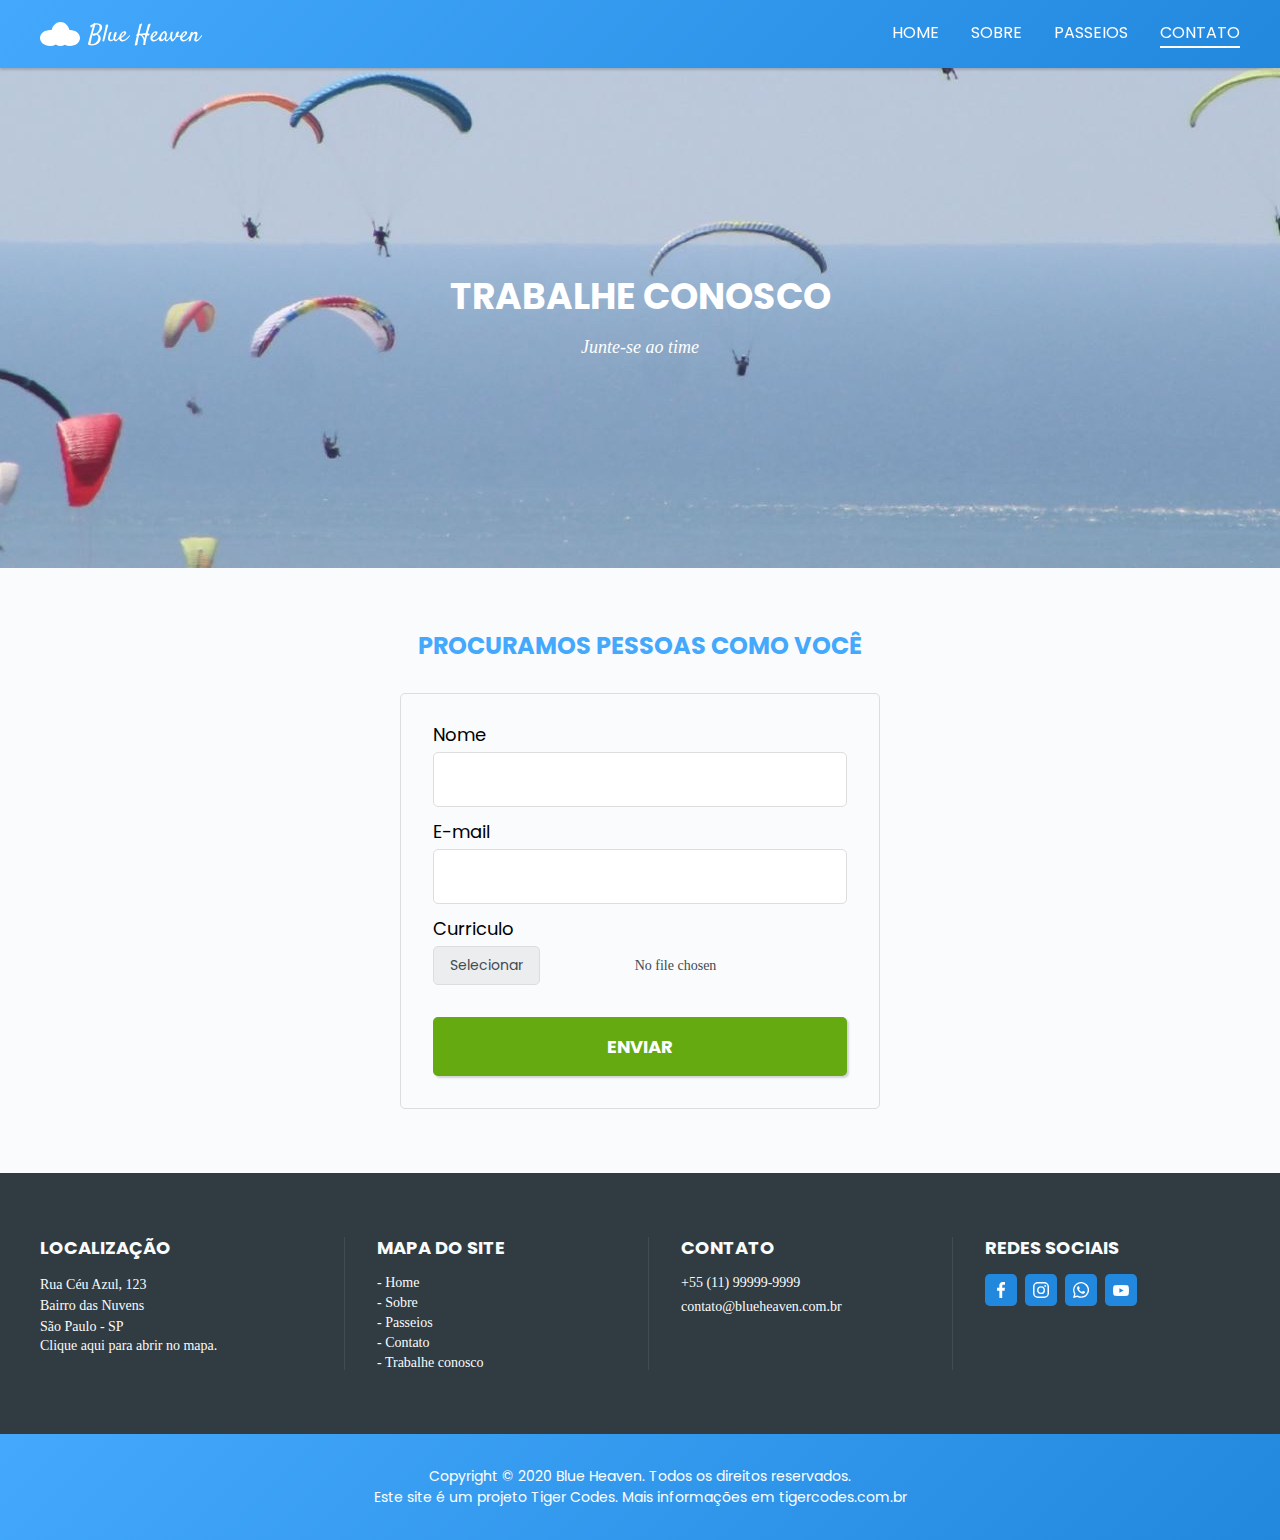
<file: trabalhe-conosco.html>
<!DOCTYPE html>
<html lang="pt-br">
  <head>
    <meta charset="UTF-8" />
    <meta http-equiv="X-UA-Compatible" content="IE=edge" />
    <meta
      name="viewport"
      content="width=device-width, initial-scale=1.0, shrink-to-fit=no"
    />
    <link rel="preconnect" href="https://fonts.googleapis.com" />
    <link rel="preconnect" href="https://fonts.gstatic.com" crossorigin />
    <link
      href="https://fonts.googleapis.com/css2?family=Poppins:wght@400;700&family=Source+Code+Pro&display=swap"
      rel="stylesheet"
    />
    <title>Blue Haven | Trabalhe Conosco</title>
    <link rel="stylesheet" type="text/css" href="css/reset.css" />
    <link rel="stylesheet" type="text/css" href="css/style.css" />
    <script>document.documentElement.classList.add("js")</script>
  </head>
  <body>
    <header class="header">
      <nav class="container header-container">
        <a href="./"><img src="img/blue-heaven.svg" alt="Blue Heaven" /></a>
        <button data-menu="hamburguer" aria-controls="menu">Menu</button>
        <ul data-menu="lista" id="menu">
          <li><a href="./">Home</a></li>
          <li><a href="sobre.html">Sobre</a></li>
          <li><a href="passeios.html">Passeios</a></li>
          <li><a class="ativo" href="contato.html">Contato</a></li>
        </ul>
      </nav>
    </header>
    <section class="main trabalhe-conosco">
      <div class="container">
        <h1>Trabalhe Conosco</h1>
        <p>Junte-se ao time</p>
      </div>
    </section>
    <section class="container procura-se" data-animate="scroll">
      <h1 class="titulo">Procuramos pessoas como você</h1>

      <form class="form">
        <label for="nome">Nome</label>
        <input type="text" name="nome" id="nome" />

        <label for="email">E-mail</label>
        <input type="email" name="email" id="email" />
        <label for="curriculo">Curriculo</label>
        <input class="curriculo" type="file" name="curriculo" id="curriculo" />
        <button class="cta" type="submit" id="enviar">Enviar</button>
      </form>
    </section>
    <footer class="footer">
      <div class="container">
        <ul class="footer-container">
          <li>
            <h2>Localização</h2>
            <p>
              Rua Céu Azul, 123<br />
              Bairro das Nuvens<br />
              São Paulo - SP
            </p>
            <a href="#">Clique aqui para abrir no mapa.</a>
          </li>
          <li>
            <h2>Mapa do site</h2>
            <ul class="mapa-do-site">
              <li><a href="./">- Home</a></li>
              <li><a href="sobre.html">- Sobre</a></li>
              <li><a href="passeios.html">- Passeios</a></li>
              <li><a href="contato.html">- Contato</a></li>
              <li><a href="trabalhe-conosco.html">- Trabalhe conosco</a></li>
            </ul>
          </li>
          <li>
            <h2>Contato</h2>
            <ul class="footer-contato">
              <li><a href="tel:+55999999999">+55 (11) 99999-9999</a></li>
              <li>
                <a href="mailto:contato@blueheaven.com.br"
                  >contato@blueheaven.com.br</a
                >
              </li>
            </ul>
          </li>
          <li>
            <h2>Redes sociais</h2>
            <ul class="redes-sociais">
              <li>
                <a href="https://www.facebook.com" target="_blank"
                  ><img src="img/facebook.svg" alt="falcebook Blue Heaven"
                /></a>
              </li>
              <li>
                <a href="https://www.instagram.com" target="_blank"
                  ><img src="img/instagram.svg" alt="Instagram Blue Heaven"
                /></a>
              </li>
              <li>
                <a href="https://www.whatsapp.com" target="_blank"
                  ><img src="img/whatsapp.svg" alt="whatsapp Blue Heaven"
                /></a>
              </li>
              <li>
                <a href="https://www.youtube.com" target="_blank"
                  ><img src="img/youtube.svg" alt="Youtube Blue Haven"
                /></a>
              </li>
            </ul>
          </li>
        </ul>
      </div>
      <div class="copyright">
        <p>Copyright © 2020 Blue Heaven. Todos os direitos reservados.</p>
        <p>
          Este site é um projeto Tiger Codes. Mais informações em
          tigercodes.com.br
        </p>
      </div>
    </footer>
    <script src="./js/script.js" type="module"></script>
  </body>
</html>
</file>
<file: css/style.css>
/* ESTILOS PADRÕES */

html {
  --blue-1: #44a9fc;
  --blue-2: #3399ee;
  --blue-3: #2188de;
  --green-1: #75ba1e;
  --green-2: #66aa11;
  --green-3: #599c06;
  --white-1: #fafbfc;
  --white-2: #ecedee;
  --white-3: #dcddde;
  --black-1: #404b52;
  --black-2: #313b42;
  --black-3: #232c33;
}

body {
  font-family: Georgia, "Times New Roman", Times, serif;
  background: var(--white-1);
  color: black;
}

section {
  padding: 4rem 0;
}

img {
  display: block;
  max-width: 100%;
}

h1,
h2 {
  font-family: "Poppins", sans-serif;
  line-height: 1.2;
  font-weight: 700;
}

p {
  font-size: 0.875rem;
  line-height: 1.5;
}

/* HEADER */

.container {
  max-width: 1200px;
  margin-left: auto;
  margin-right: auto;
  padding-left: 1rem;
  padding-right: 1rem;
}

.cta {
  display: inline-block;
  font-family: "Poppins", sans-serif;
  font-size: 1.125rem;
  font-weight: 700;
  text-align: center;
  color: #fff;
  text-transform: uppercase;
  padding: 1rem 4rem;
  background: var(--green-2);
  margin-top: 2rem;
  border-radius: 5px;
  box-shadow: 2px 2px 2px rgba(0, 0, 0, 0.16);
  transition: 0.3s ease;
}

.cta:hover {
  background: var(--green-3);
}

.titulo {
  font-size: 1.5rem;
  color: var(--blue-1);
  text-transform: uppercase;
  text-align: center;
  margin-bottom: 2rem;
}

.header {
  position: fixed;
  top: 0;
  width: 100%;
  padding: 1.25rem 0;
  background: linear-gradient(135deg, var(--blue-1), var(--blue-3));
  box-shadow: 0 2px 2px rgba(0, 0, 0, 0.16);
  z-index: 100;
}

.header-container {
  display: flex;
  justify-content: space-between;
  align-items: center;
  flex-wrap: wrap;
}

.header ul {
  display: flex;
}

.header li + li {
  margin-left: 2rem;
}

.header li a {
  display: inline-block;
  font-family: "Poppins", sans-serif;
  font-size: 1rem;
  color: #fff;
  text-transform: uppercase;
  border-bottom: 2px solid transparent;
  padding: 5px 0;
  transition: 0.1s ease-out;
}

.header li a:hover,
.header li a.ativo {
  border-bottom: 2px solid #fff;
}

/* MAIN */

.main {
  display: flex;
  margin-top: 68px;
  width: 100%;

  height: 500px;
  background: url(../img/bg-home.jpg) no-repeat center center;
  background-size: cover;
  color: #fff;
  text-align: center;
  align-items: center;
}

.main h1 {
  font-size: 2.25rem;
  text-transform: uppercase;
}

.main p {
  font-size: 1.125rem;
  font-style: italic;
  margin-top: 1rem;
}

/* PASSEIOS HOME */

.passeios-home {
  text-align: center;
}

.passeios-home-lista {
  display: grid;
  grid-template-columns: repeat(3, 1fr);
  gap: 1rem;
}

.passeios-home-lista li {
  background: #fff;
  border: 1px solid var(--white-3);
  border-radius: 5px;
  text-align: left;
}

.passeios-home-lista li h2 {
  font-size: 1.125rem;
  color: #fff;
  text-transform: uppercase;
  height: 200px;
  background: url(../img/paraquedas-home.jpg) no-repeat center center;
  border-radius: 5px 5px 0 0;
  display: flex;
  align-items: center;
  justify-content: center;
}

.passeios-home-lista li:nth-child(2) h2 {
  background: url(../img/asa-delta-home.jpg) no-repeat center center;
}

.passeios-home-lista li:nth-child(3) h2 {
  background: url(../img/balonismo-home.jpg) no-repeat center center;
}

.passeios-home-lista p {
  padding: 2rem;
}

.passeios-home-lista a {
  display: block;
  margin-top: 1rem;
  font-family: "Poppins", sans-serif;
  color: var(--blue-1);
  transition: 0.1s ease-out;
}

.passeios-home-lista a:hover {
  text-decoration: underline;
}

/* DEPOIMENTOS HOME */

.depoimentos-home {
  width: 100%;
  background: var(--white-2);
  text-align: center;
}

.depoimentos-lista {
  display: grid;
  grid-template-columns: 1fr 1fr;
  gap: 2rem;
  text-align: left;
  padding: 2rem 0;
}

.depoimentos-lista li {
  display: grid;
  grid-template-columns: auto minmax(200px, 1fr);
  gap: 1rem;
  align-items: center;
}

.depoimentos-lista img {
  border-radius: 50%;
  box-shadow: 2px 2px 2px rgba(0, 0, 0, 0.08);
}

.depoimentos-lista h2 {
  font-size: 1.125rem;
  margin-bottom: 1rem;
}

.depoimentos-lista q {
  font-size: 0.875rem;
  line-height: 1.5;
  font-style: italic;
}

/* GALERIA HOME */

.galeria-home {
  text-align: center;
}

.galeria-lista {
  display: grid;
  grid-template-columns: 1fr 1fr;
  gap: 1rem;
}

.galeria-lista img {
  border-radius: 5px;
}

/* SOBRE HOME */

.sobre-home {
  width: 100%;
  background: var(--white-2);
  text-align: center;
}

.sobre-container {
  display: grid;
  grid-template-columns: 1fr 1fr;
  gap: 2rem;
  align-items: center;
  text-align: center;
}

.sobre-container img {
  background: #fff;
  padding: 2rem;
  border: 1px solid var(--white-3);
  border-radius: 5px;
  box-sizing: border-box;
}

.sobre-container p {
  text-align: left;
}

.sobre-quote {
  font-size: 1.5rem;
  line-height: 1.5;
  font-style: italic;
  max-width: 750px;
  margin: 4rem auto 0 auto;
  color: var(--black-3);
  text-align: center;
}

.sobre-cite {
  font-family: "Poppins", sans-serif;
  font-size: 1rem;
  font-style: normal;
  display: block;
  text-align: right;
  margin-top: 1rem;
  color: var(--black-1);
}

/* FOOTER */

.footer {
  width: 100%;
  background: var(--black-2);
  padding-top: 4rem;
  color: var(--white-1);
}

.footer h2 {
  font-size: 1.125rem;
  text-transform: uppercase;
  margin-bottom: 1rem;
}

.footer li a {
  display: inline-block;
  font-size: 00.875rem;
  color: var(--white-1);
  transition: 0.1s ease-out;
}

.footer li a:hover {
  text-decoration: underline;
}

.footer-container {
  display: grid;
  grid-template-columns: repeat(4, 1fr);
  gap: 1rem;
}

.footer-container > li + li {
  padding-left: 2rem;
  border-left: 1px solid var(--black-1);
}

.mapa-do-site li + li {
  margin-top: 0.25rem;
}

.footer-contato li + li {
  margin-top: 0.5rem;
}

.redes-sociais {
  display: grid;
  grid-template-columns: repeat(4, 2rem);
  gap: 0.5rem;
}

.redes-sociais li {
  background: var(--blue-3);
  border-radius: 5px;
  transition: 0.2s ease;
}

.redes-sociais li a {
  display: flex;
  align-items: center;
  justify-content: center;
  width: 2rem;
  height: 2rem;
}

.redes-sociais li:hover {
  background: var(--blue-1);
}

.copyright {
  width: 100%;
  background: linear-gradient(135deg, var(--blue-1), var(--blue-3));
  padding: 2rem 1rem;
  text-align: center;
  margin-top: 4rem;
  box-sizing: border-box;
}

.copyright p {
  font-family: "Poppins", sans-serif;
  color: #fff;
}

/* Pagina Sobre */

.sobre {
  background: url(../img/bg-sobre.jpg) no-repeat center center;
  padding: 0px;
}

/* Missao Valores Visao*/

.mvv {
  background: var(--blue-2);
}

.mvv-lista {
  display: grid;
  grid-template-columns: repeat(3, 1fr);
  gap: 1rem;
  text-align: center;
}

.mvv-lista li {
  background: #fff;
  padding: 1rem 2rem 2rem 2rem;
  border: 1px solid var(--white-3);
  border-radius: 5px;
}

.mvv-lista h2 {
  font-size: 1.5rem;
  color: var(--blue-3);
  text-transform: uppercase;
  margin-bottom: 1rem;
}

.mvv-lista h2::before {
  content: "";
  display: block;
  width: 2rem;
  height: 2rem;
  background: url(../img/missao.svg) no-repeat center center;
  margin: 0 auto 0.25rem auto;
}

.mvv-lista li:nth-child(2) h2::before {
  background: url(../img/visao.svg) no-repeat center center;
}

.mvv-lista li:nth-child(3) h2::before {
  background: url(../img/valores.svg) no-repeat center center;
}

.mvv-lista p {
  max-width: 300px;
  margin: 0 auto;
}

/*Depoimentos*/

.depoimentos {
  text-align: center;
}

.depoimentos p,
.depoimentos .cta {
  margin-top: 1rem;
}

/* Agende */

.agende {
  width: 100%;
  background: url(../img/bg-agende.jpg) no-repeat center center;
  background-size: cover;
  text-align: center;
}

.agende .titulo,
.agende p {
  color: #fff;
}

.agende p {
  max-width: 300px;
  margin: 0 auto;
  font-style: italic;
}

/* Pagina passeios */

.passeios {
  background: url(../img/bg-passeios.jpg) no-repeat center center;
  padding: 0px;
}

.passeios-container {
  display: grid;
  grid-template-columns: 1fr 1fr;
  gap: 1rem;
}

.passeios-container img {
  border-radius: 5px;
}

.info h2 {
  font-size: 1.125rem;
  color: var(--green-1);
  text-transform: uppercase;
}

.info p {
  margin: 1rem 0 2rem 0;
}

.info ul {
  border: 1px solid var(--white-3);
  border-radius: 5px;
  font-size: 0.875rem;
  font-style: italic;
}

.info li:first-child {
  font-family: "Poppins", sans-serif;
  font-size: 1rem;
  font-style: normal;
  text-align: center;
  text-transform: uppercase;
  border-radius: 5px 5px 0 0;
}

.info li {
  background: var(--white-1);
  padding: 0.5rem 1rem;
  line-height: 1.5;
}

.info li:last-child {
  border-radius: 0 0 5px 5px;
  padding-bottom: 1rem;
}

.info li:nth-child(odd) {
  background: #fff;
}

.info li + li {
  border-top: 1px solid var(--white-3);
}

.asa-delta {
  background: var(--white-2);
}

.galeria {
  width: 100%;
  background: var(--white-2);
  text-align: center;
}

/* Pagina contato */

.contato {
  background: url(../img/bg-contato.jpg) no-repeat center center;
  padding: 0px;
}

.wpp {
  text-align: center;
}

.wpp-box {
  display: grid;
  grid-template-columns: auto 1fr;
  gap: 2rem;
  text-align: left;
  align-items: center;
  font-style: italic;
  background: #fff;
  padding: 2rem;
  border: 1px solid var(--white-3);
  max-width: 526px;
  box-sizing: border-box;
  margin: 0 auto;
}

/* Atendimento */

.atendimento {
  width: 100%;
  background: var(--white-2);
}

.atendimento-container {
  display: grid;
  grid-template-columns: minmax(250px, 480px) minmax(250px, 1fr);
  gap: 4rem;
}

.form {
  background: var(--white-1);
  border: 1px solid var(--white-3);
  border-radius: 5px;
  padding: 2rem;
  width: 100%;
  max-width: 480px;
  box-sizing: border-box;
  align-self: start;
}

.form label,
.form input,
.form select,
.form textarea,
.form button {
  display: block;
  width: 100%;
}

.form label {
  font-family: "Poppins", sans-serif;
  font-size: 1.125rem;
  margin-bottom: 0.5rem;
}

.form input,
.form select {
  margin-bottom: 1rem;
}

.select {
  position: relative;
}

.select::after {
  content: "";
  display: inline-block;
  width: 1rem;
  height: 0.5rem;
  background: url(../img/arrow.svg) no-repeat center center;
  position: absolute;
  right: 1rem;
  top: 50%;
  transform: translate3d(0, -50%, 0);
  pointer-events: none;
}

.form input,
.form select,
.form textarea {
  font-family: Georgia, "Times New Roman", Times, serif;
  font-size: 1.125rem;
  color: var(--black-1);
  padding: 1rem;
  border: 1px solid var(--white-3);
  border-radius: 5px;
  box-sizing: border-box;
  background: #fff;
  -webkit-appearance: none;
  -moz-appearance: none;
}

.form textarea {
  max-width: 100%;
  height: 200px;
  resize: vertical;
}

.form button {
  border: none;
  cursor: pointer;
}

/* Dados */

.dados h2 {
  font-size: 1.5rem;
  font-weight: 400;
  margin-top: 2rem;
  margin-bottom: 1rem;
}

.dados h2:first-child {
  margin-top: 0px;
}

.dados a,
.dados p {
  font-size: 1.125rem;
  font-style: italic;
  color: var(--black-1);
  opacity: 0.8;
}

.dados li + li {
  margin-top: 1rem;
}

.dados a:hover {
  text-decoration: underline;
}

.mapa p {
  font-size: 1.125rem;
  font-style: italic;
  text-align: center;
  margin-bottom: 1rem;
}

.mapa img {
  border-radius: 5px;
  transition: 0.3s ease;
}

.mapa img:hover {
  opacity: 0.6;
}

/* Trabalhe Conosco*/

.trabalhe-conosco {
  background: url(../img/bg-trabalhe-conosco.jpg) no-repeat center center;
  padding: 0px;
}

.procura-se .form {
  margin: 0 auto;
}

.form .curriculo {
  font-size: 0.875rem;
  padding: 0px;
  border: none;
  border-radius: 0px;
  background: none;
}

.curriculo::-webkit-file-upload-button {
  visibility: hidden;
}

.curriculo::before {
  content: "Selecionar";
  font-family: "Poppins", sans-serif;
  display: inline-block;
  background: var(--white-2);
  padding: 0.5rem 1rem;
  border: 1px solid var(--white-3);
  border-radius: 5px;
  cursor: pointer;
  -webkit-user-select: none;
  transition: 0.3s ease;
}

.curriculo:hover::before {
  background: var(--white-3);
}

/* Responsivo */

@media only screen and (max-width: 750px) {
  .passeios-home-lista,
  .depoimentos-lista,
  .galeria-lista,
  .footer-container,
  .mvv-lista,
  .passeios-container,
  .atendimento-container {
    grid-template-columns: 1fr;
    justify-items: center;
  }

  .main,
  .sobre,
  .passeios,
  .contato,
  .trabalhe-conosco {
    height: 400px;
  }

  .main {
    background: url(../img/bg-home-mobile.jpg) no-repeat center center;
  }

  .sobre {
    background: url(../img/bg-sobre-mobile.jpg) no-repeat center center;
  }

  .passeios {
    background: url(../img/bg-passeios-mobile.jpg) no-repeat center center;
  }

  .contato {
    background: url(../img/bg-contato-mobile.jpg) no-repeat center center;
  }

  .trabalhe-conosco {
    background: url(../img/bg-trabalhe-conosco-mobile.jpg) no-repeat center
      center;
  }

  .passeios-home-lista li {
    max-width: 388px;
  }

  .passeios-home-lista p {
    padding: 1rem;
  }

  .depoimentos-lista {
    padding: 0px;
  }

  .sobre-quote {
    margin-top: 2rem;
  }

  .footer-container {
    justify-items: start;
    gap: 2rem;
  }

  .footer-container > li + li {
    width: 100%;
    padding-left: 0px;
    border-left: none;
    padding-top: 2rem;
    border-top: 1px solid var(--black-1);
  }

  .passeios-container {
    gap: 2rem;
  }

  .info {
    text-align: center;
    max-width: 592px;
  }

  .wpp-box {
    gap: 1rem;
  }

  .atendimento-container {
    gap: 2rem;
  }

  .dados h2 {
    font-size: 1.125rem;
  }

  .dadps a,
  .dados p,
  .mapa p {
    font-size: 0.875rem;
  }

  @media only screen and (max-width: 400px) {
    .main h1 {
      font-size: 1.5rem;
    }

    .titulo {
      font-size: 1.125rem;
    }

    .depoimentos-lista li,
    .wpp-box {
      grid-template-columns: 1fr;
      justify-items: center;
      text-align: center;
    }
    .form {
      padding: 1rem;
    }

    .form .cta {
      margin-top: 1rem;
    }
  }
}

/*JAVASCRIPT*/
/*ANIMAÇÃO AO SCROLL*/
.js [data-animate="scroll"] {
  opacity: 0;
  transform: translate3d(0, 32px, 0);
  transition: 1s;
}

.js [data-animate="scroll"].ativo {
  opacity: 1;
  transform: none;
}

/*MENU HAMBURGUER*/

[data-menu="hamburguer"] {
  display: none;
}

@media only screen and (max-width: 750px) {
  .header {
    height: 4.25rem;
    box-sizing: border-box;
  }

  .js .header-container {
    flex-wrap: nowrap;
  }

  .js [data-menu="hamburguer"] {
    display: flex;
    align-items: center;
    padding: 0px;
    border: none;
    background: none;
    font-family: "Poppins", sans-serif;
    font-size: 1rem;
    color: #fff;
    text-transform: uppercase;
    cursor: pointer;
    margin-left: 1rem;
    position: relative;
  }

  .js [data-menu="hamburguer"]::after {
    content: "";
    display: inline-block;
    width: 2rem;
    height: 0.125rem;
    background: #fff;
    margin-left: 1rem;
    box-shadow: 0 0.5rem #fff, 0 -0.5rem #fff;
  }

  .js [data-menu="lista"] {
    display: none;
    position: absolute;
    top: 4.25rem;
    right: 1rem;
    width: 200px;
    background: #fff;
    padding: 1rem;
    border-radius: 0 0 5px 5px;
    border: 1px solid var(--white-3);
    box-sizing: border-box;
    z-index: 200;
    box-shadow: 0 2px 2px rgba(0, 0, 0, 0.08);
  }

  .js [data-menu="lista"].ativo {
    display: block;
  }

  .js [data-menu="lista"] li + li {
    margin-left: 0px;
    padding-top: 0.5rem;
    margin-top: 0.5rem;
    border-top: 1px solid var(--white-3);
  }

  .js [data-menu="lista"] li a {
    font-size: 0.875rem;
    text-transform: none;
    color: var(--black-1);
    border: none;
    transition: 0.1s ease-out;
  }

  .js [data-menu="lista"] li a:hover {
    color: var(--white-3);
  }
}

/*FORMULARIO*/

#form-error {
  color: tomato;
}

#form-success {
  color: var(--green-2);
}
</file>
